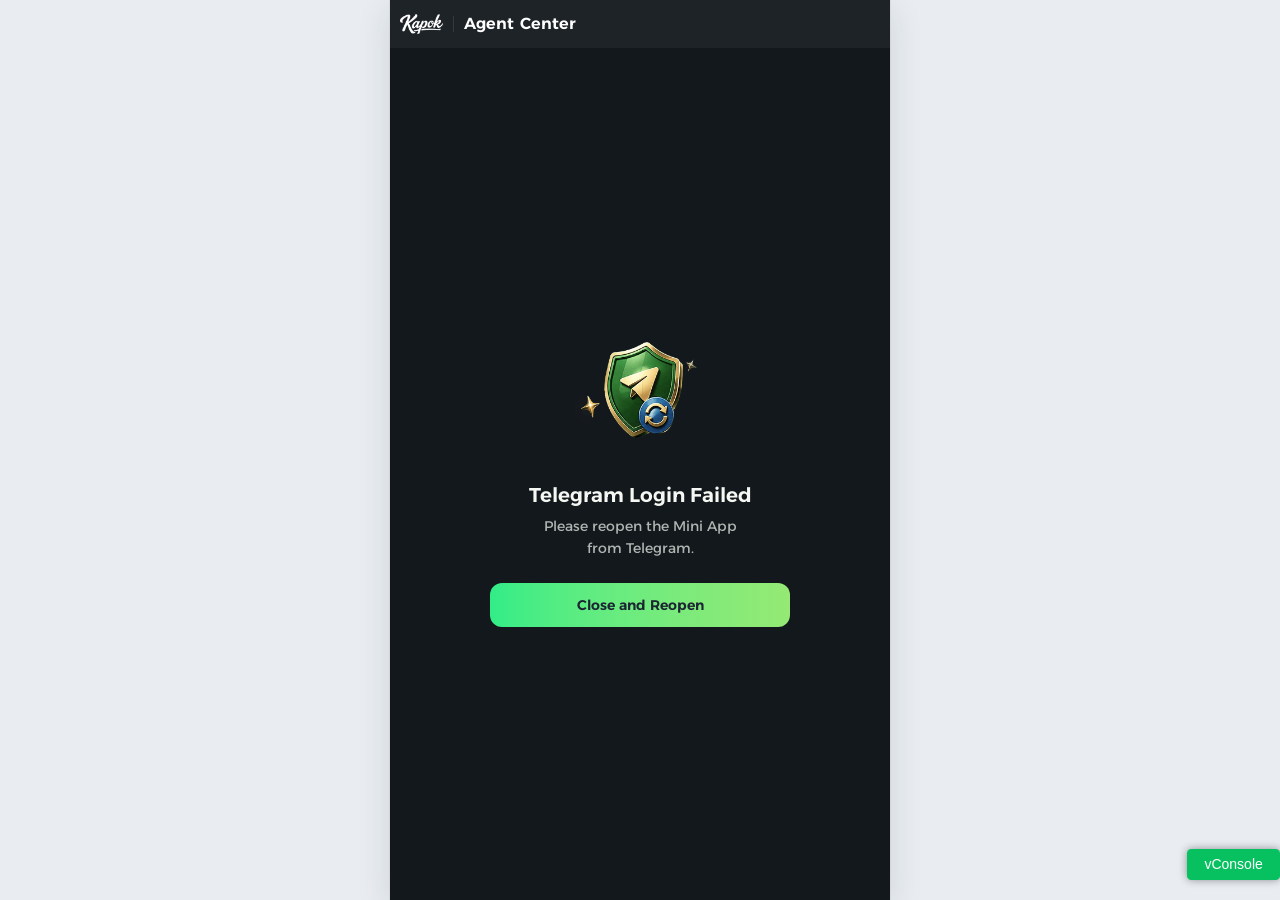
<file: index.html>
<!doctype html>
<html lang="en">
  <head>
    <meta charset="UTF-8" />
    <link rel="shortcut icon" href="favicon.ico" type="image/x-icon" />
    <meta
      name="viewport"
      content="width=device-width, initial-scale=1.0, maximum-scale=1.0, user-scalable=no, viewport-fit=cover"
    />
    <meta name="screen-orientation" content="portrait" />
    <meta name="theme-color" content="#1E2328" />
    <title>Agent Center</title>
    <script src="https://telegram.org/js/telegram-web-app.js"></script>
    <script type="module" crossorigin src="/assets/index-bfBTXghk.js"></script>
    <link rel="modulepreload" crossorigin href="/assets/rolldown-runtime-CNC7AqOf.js">
    <link rel="modulepreload" crossorigin href="/assets/jsx-runtime-BhxXKzgZ.js">
    <link rel="modulepreload" crossorigin href="/assets/react-dom-CUAsTrjY.js">
    <link rel="modulepreload" crossorigin href="/assets/navigation-CtGdX0xR.js">
    <link rel="modulepreload" crossorigin href="/assets/Message-9mIRFGeJ.js">
    <link rel="modulepreload" crossorigin href="/assets/image-BSzOKUOK.js">
    <link rel="modulepreload" crossorigin href="/assets/utils-DlJU8QGu.js">
    <link rel="modulepreload" crossorigin href="/assets/MainButton-DaDDK5es.js">
    <link rel="modulepreload" crossorigin href="/assets/Input-DGaEr8CM.js">
    <link rel="modulepreload" crossorigin href="/assets/LiveSupportButton-BU8ICbwE.js">
    <link rel="modulepreload" crossorigin href="/assets/Popup-Dnl3YYLs.js">
    <link rel="modulepreload" crossorigin href="/assets/DataPicker-BAX4W60V.js">
    <link rel="modulepreload" crossorigin href="/assets/is-ref-object-BOGl5S86.js">
    <link rel="modulepreload" crossorigin href="/assets/Loading-Ckp1DGi7.js">
    <link rel="modulepreload" crossorigin href="/assets/use-presence-sYJ_diYu.js">
    <link rel="modulepreload" crossorigin href="/assets/IconButton-D0LhKAix.js">
    <link rel="modulepreload" crossorigin href="/assets/paths-COR5UM71.js">
    <link rel="modulepreload" crossorigin href="/assets/Avatar-DJKduzIH.js">
    <link rel="modulepreload" crossorigin href="/assets/dist-f0DOvmYy.js">
    <link rel="modulepreload" crossorigin href="/assets/Card-DzlJdF_V.js">
    <link rel="modulepreload" crossorigin href="/assets/StatusTag-Ci71enaT.js">
    <link rel="modulepreload" crossorigin href="/assets/WarningTips-TntoIGkj.js">
    <link rel="stylesheet" crossorigin href="/assets/index-0DaqxPww.css">
  </head>
  <body>
    <div id="root"></div>
    <!-- 模块加载 -->
  </body>
</html>
</file>
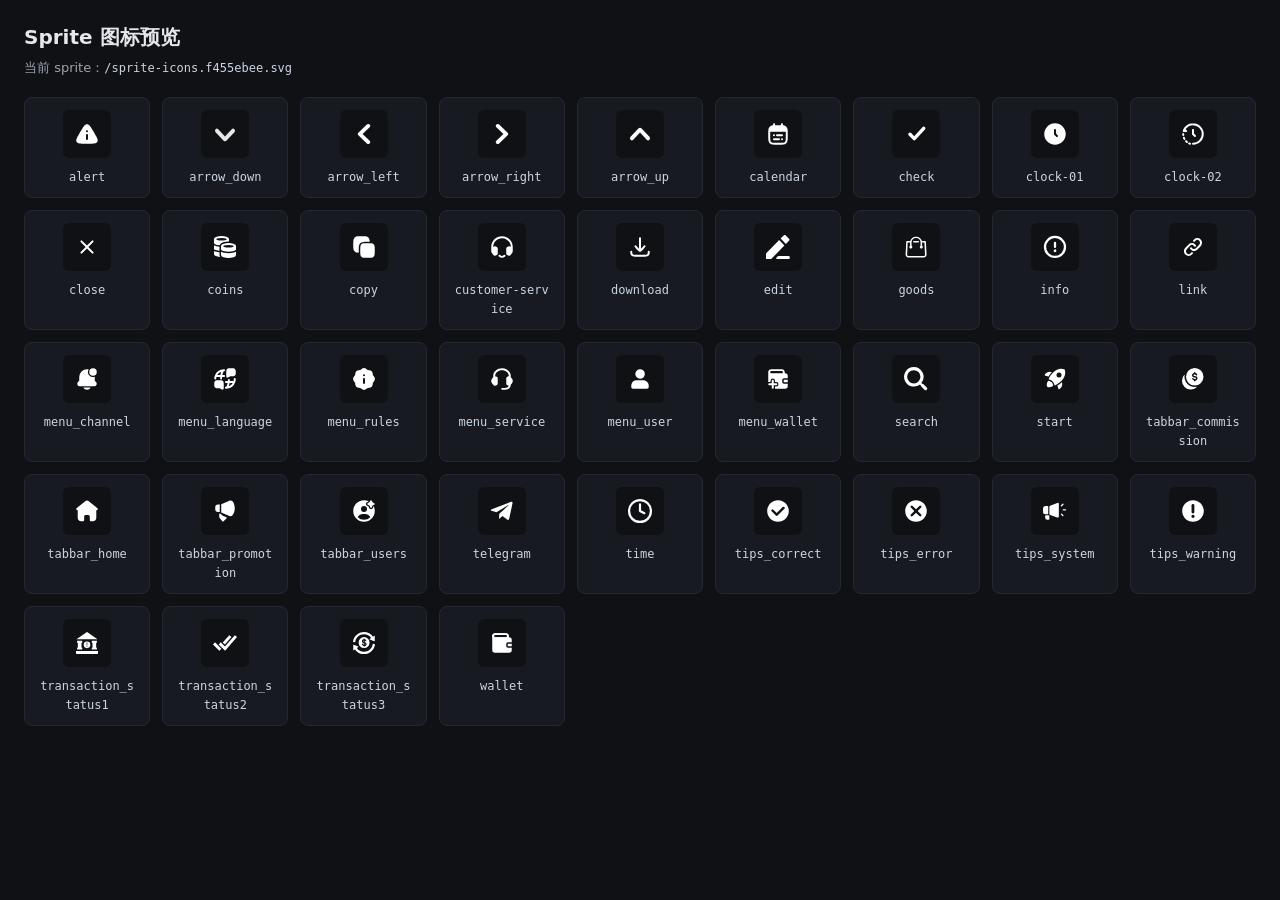
<file: sprite-preview.html>
<!doctype html>
<html lang="zh-CN">
  <head>
    <meta charset="UTF-8" />
    <meta name="viewport" content="width=device-width, initial-scale=1.0" />
    <title>Sprite 图标预览</title>
    <style>
      body {
        margin: 0;
        padding: 24px;
        background: #0f1115;
        color: #e5e7eb;
        font-family: ui-sans-serif, system-ui, sans-serif;
      }
      h1 {
        margin: 0 0 8px;
        font-size: 20px;
      }
      .desc {
        margin: 0 0 20px;
        color: #9ca3af;
        font-size: 13px;
      }
      ul {
        list-style: none;
        margin: 0;
        padding: 0;
        display: grid;
        grid-template-columns: repeat(auto-fill, minmax(120px, 1fr));
        gap: 12px;
      }
      .item {
        border: 1px solid #242833;
        border-radius: 8px;
        background: #171a21;
        padding: 12px;
        text-align: center;
      }
      .icon-wrap {
        width: 48px;
        height: 48px;
        margin: 0 auto 8px;
        border-radius: 6px;
        background: #0f1115;
        display: flex;
        align-items: center;
        justify-content: center;
      }
      .icon {
        width: 24px;
        height: 24px;
        color: #ffffff;
        fill: currentColor;
      }
      code {
        font-size: 12px;
        color: #cbd5e1;
        word-break: break-all;
      }
      .empty {
        color: #9ca3af;
      }
    </style>
  </head>
  <body>
    <h1>Sprite 图标预览</h1>
    <p class="desc">当前 sprite：<code>/sprite-icons.f455ebee.svg</code></p>
    <ul>
      <li class="item">
        <div class="icon-wrap">
          <svg viewBox="0 0 24 24" class="icon" aria-hidden="true">
            <use href="/sprite-icons.f455ebee.svg#icon-alert"></use>
          </svg>
        </div>
        <code>alert</code>
      </li>

      <li class="item">
        <div class="icon-wrap">
          <svg viewBox="0 0 24 24" class="icon" aria-hidden="true">
            <use href="/sprite-icons.f455ebee.svg#icon-arrow_down"></use>
          </svg>
        </div>
        <code>arrow_down</code>
      </li>

      <li class="item">
        <div class="icon-wrap">
          <svg viewBox="0 0 24 24" class="icon" aria-hidden="true">
            <use href="/sprite-icons.f455ebee.svg#icon-arrow_left"></use>
          </svg>
        </div>
        <code>arrow_left</code>
      </li>

      <li class="item">
        <div class="icon-wrap">
          <svg viewBox="0 0 24 24" class="icon" aria-hidden="true">
            <use href="/sprite-icons.f455ebee.svg#icon-arrow_right"></use>
          </svg>
        </div>
        <code>arrow_right</code>
      </li>

      <li class="item">
        <div class="icon-wrap">
          <svg viewBox="0 0 24 24" class="icon" aria-hidden="true">
            <use href="/sprite-icons.f455ebee.svg#icon-arrow_up"></use>
          </svg>
        </div>
        <code>arrow_up</code>
      </li>

      <li class="item">
        <div class="icon-wrap">
          <svg viewBox="0 0 24 24" class="icon" aria-hidden="true">
            <use href="/sprite-icons.f455ebee.svg#icon-calendar"></use>
          </svg>
        </div>
        <code>calendar</code>
      </li>

      <li class="item">
        <div class="icon-wrap">
          <svg viewBox="0 0 24 24" class="icon" aria-hidden="true">
            <use href="/sprite-icons.f455ebee.svg#icon-check"></use>
          </svg>
        </div>
        <code>check</code>
      </li>

      <li class="item">
        <div class="icon-wrap">
          <svg viewBox="0 0 24 24" class="icon" aria-hidden="true">
            <use href="/sprite-icons.f455ebee.svg#icon-clock-01"></use>
          </svg>
        </div>
        <code>clock-01</code>
      </li>

      <li class="item">
        <div class="icon-wrap">
          <svg viewBox="0 0 24 24" class="icon" aria-hidden="true">
            <use href="/sprite-icons.f455ebee.svg#icon-clock-02"></use>
          </svg>
        </div>
        <code>clock-02</code>
      </li>

      <li class="item">
        <div class="icon-wrap">
          <svg viewBox="0 0 24 24" class="icon" aria-hidden="true">
            <use href="/sprite-icons.f455ebee.svg#icon-close"></use>
          </svg>
        </div>
        <code>close</code>
      </li>

      <li class="item">
        <div class="icon-wrap">
          <svg viewBox="0 0 24 24" class="icon" aria-hidden="true">
            <use href="/sprite-icons.f455ebee.svg#icon-coins"></use>
          </svg>
        </div>
        <code>coins</code>
      </li>

      <li class="item">
        <div class="icon-wrap">
          <svg viewBox="0 0 24 24" class="icon" aria-hidden="true">
            <use href="/sprite-icons.f455ebee.svg#icon-copy"></use>
          </svg>
        </div>
        <code>copy</code>
      </li>

      <li class="item">
        <div class="icon-wrap">
          <svg viewBox="0 0 24 24" class="icon" aria-hidden="true">
            <use href="/sprite-icons.f455ebee.svg#icon-customer-service"></use>
          </svg>
        </div>
        <code>customer-service</code>
      </li>

      <li class="item">
        <div class="icon-wrap">
          <svg viewBox="0 0 24 24" class="icon" aria-hidden="true">
            <use href="/sprite-icons.f455ebee.svg#icon-download"></use>
          </svg>
        </div>
        <code>download</code>
      </li>

      <li class="item">
        <div class="icon-wrap">
          <svg viewBox="0 0 24 24" class="icon" aria-hidden="true">
            <use href="/sprite-icons.f455ebee.svg#icon-edit"></use>
          </svg>
        </div>
        <code>edit</code>
      </li>

      <li class="item">
        <div class="icon-wrap">
          <svg viewBox="0 0 24 24" class="icon" aria-hidden="true">
            <use href="/sprite-icons.f455ebee.svg#icon-goods"></use>
          </svg>
        </div>
        <code>goods</code>
      </li>

      <li class="item">
        <div class="icon-wrap">
          <svg viewBox="0 0 24 24" class="icon" aria-hidden="true">
            <use href="/sprite-icons.f455ebee.svg#icon-info"></use>
          </svg>
        </div>
        <code>info</code>
      </li>

      <li class="item">
        <div class="icon-wrap">
          <svg viewBox="0 0 24 24" class="icon" aria-hidden="true">
            <use href="/sprite-icons.f455ebee.svg#icon-link"></use>
          </svg>
        </div>
        <code>link</code>
      </li>

      <li class="item">
        <div class="icon-wrap">
          <svg viewBox="0 0 24 24" class="icon" aria-hidden="true">
            <use href="/sprite-icons.f455ebee.svg#icon-menu_channel"></use>
          </svg>
        </div>
        <code>menu_channel</code>
      </li>

      <li class="item">
        <div class="icon-wrap">
          <svg viewBox="0 0 24 24" class="icon" aria-hidden="true">
            <use href="/sprite-icons.f455ebee.svg#icon-menu_language"></use>
          </svg>
        </div>
        <code>menu_language</code>
      </li>

      <li class="item">
        <div class="icon-wrap">
          <svg viewBox="0 0 24 24" class="icon" aria-hidden="true">
            <use href="/sprite-icons.f455ebee.svg#icon-menu_rules"></use>
          </svg>
        </div>
        <code>menu_rules</code>
      </li>

      <li class="item">
        <div class="icon-wrap">
          <svg viewBox="0 0 24 24" class="icon" aria-hidden="true">
            <use href="/sprite-icons.f455ebee.svg#icon-menu_service"></use>
          </svg>
        </div>
        <code>menu_service</code>
      </li>

      <li class="item">
        <div class="icon-wrap">
          <svg viewBox="0 0 24 24" class="icon" aria-hidden="true">
            <use href="/sprite-icons.f455ebee.svg#icon-menu_user"></use>
          </svg>
        </div>
        <code>menu_user</code>
      </li>

      <li class="item">
        <div class="icon-wrap">
          <svg viewBox="0 0 24 24" class="icon" aria-hidden="true">
            <use href="/sprite-icons.f455ebee.svg#icon-menu_wallet"></use>
          </svg>
        </div>
        <code>menu_wallet</code>
      </li>

      <li class="item">
        <div class="icon-wrap">
          <svg viewBox="0 0 24 24" class="icon" aria-hidden="true">
            <use href="/sprite-icons.f455ebee.svg#icon-search"></use>
          </svg>
        </div>
        <code>search</code>
      </li>

      <li class="item">
        <div class="icon-wrap">
          <svg viewBox="0 0 24 24" class="icon" aria-hidden="true">
            <use href="/sprite-icons.f455ebee.svg#icon-start"></use>
          </svg>
        </div>
        <code>start</code>
      </li>

      <li class="item">
        <div class="icon-wrap">
          <svg viewBox="0 0 24 24" class="icon" aria-hidden="true">
            <use href="/sprite-icons.f455ebee.svg#icon-tabbar_commission"></use>
          </svg>
        </div>
        <code>tabbar_commission</code>
      </li>

      <li class="item">
        <div class="icon-wrap">
          <svg viewBox="0 0 24 24" class="icon" aria-hidden="true">
            <use href="/sprite-icons.f455ebee.svg#icon-tabbar_home"></use>
          </svg>
        </div>
        <code>tabbar_home</code>
      </li>

      <li class="item">
        <div class="icon-wrap">
          <svg viewBox="0 0 24 24" class="icon" aria-hidden="true">
            <use href="/sprite-icons.f455ebee.svg#icon-tabbar_promotion"></use>
          </svg>
        </div>
        <code>tabbar_promotion</code>
      </li>

      <li class="item">
        <div class="icon-wrap">
          <svg viewBox="0 0 24 24" class="icon" aria-hidden="true">
            <use href="/sprite-icons.f455ebee.svg#icon-tabbar_users"></use>
          </svg>
        </div>
        <code>tabbar_users</code>
      </li>

      <li class="item">
        <div class="icon-wrap">
          <svg viewBox="0 0 24 24" class="icon" aria-hidden="true">
            <use href="/sprite-icons.f455ebee.svg#icon-telegram"></use>
          </svg>
        </div>
        <code>telegram</code>
      </li>

      <li class="item">
        <div class="icon-wrap">
          <svg viewBox="0 0 24 24" class="icon" aria-hidden="true">
            <use href="/sprite-icons.f455ebee.svg#icon-time"></use>
          </svg>
        </div>
        <code>time</code>
      </li>

      <li class="item">
        <div class="icon-wrap">
          <svg viewBox="0 0 24 24" class="icon" aria-hidden="true">
            <use href="/sprite-icons.f455ebee.svg#icon-tips_correct"></use>
          </svg>
        </div>
        <code>tips_correct</code>
      </li>

      <li class="item">
        <div class="icon-wrap">
          <svg viewBox="0 0 24 24" class="icon" aria-hidden="true">
            <use href="/sprite-icons.f455ebee.svg#icon-tips_error"></use>
          </svg>
        </div>
        <code>tips_error</code>
      </li>

      <li class="item">
        <div class="icon-wrap">
          <svg viewBox="0 0 24 24" class="icon" aria-hidden="true">
            <use href="/sprite-icons.f455ebee.svg#icon-tips_system"></use>
          </svg>
        </div>
        <code>tips_system</code>
      </li>

      <li class="item">
        <div class="icon-wrap">
          <svg viewBox="0 0 24 24" class="icon" aria-hidden="true">
            <use href="/sprite-icons.f455ebee.svg#icon-tips_warning"></use>
          </svg>
        </div>
        <code>tips_warning</code>
      </li>

      <li class="item">
        <div class="icon-wrap">
          <svg viewBox="0 0 24 24" class="icon" aria-hidden="true">
            <use href="/sprite-icons.f455ebee.svg#icon-transaction_status1"></use>
          </svg>
        </div>
        <code>transaction_status1</code>
      </li>

      <li class="item">
        <div class="icon-wrap">
          <svg viewBox="0 0 24 24" class="icon" aria-hidden="true">
            <use href="/sprite-icons.f455ebee.svg#icon-transaction_status2"></use>
          </svg>
        </div>
        <code>transaction_status2</code>
      </li>

      <li class="item">
        <div class="icon-wrap">
          <svg viewBox="0 0 24 24" class="icon" aria-hidden="true">
            <use href="/sprite-icons.f455ebee.svg#icon-transaction_status3"></use>
          </svg>
        </div>
        <code>transaction_status3</code>
      </li>

      <li class="item">
        <div class="icon-wrap">
          <svg viewBox="0 0 24 24" class="icon" aria-hidden="true">
            <use href="/sprite-icons.f455ebee.svg#icon-wallet"></use>
          </svg>
        </div>
        <code>wallet</code>
      </li>
    </ul>
  </body>
</html>
</file>
<file: assets/index-0DaqxPww.css>
@font-face{font-family:Albert Sans Variable;font-style:normal;font-display:swap;font-weight:100 900;src:url(/assets/albert-sans-latin-ext-wght-normal-BAo4qCk1.woff2)format("woff2-variations");unicode-range:U+100-2BA,U+2BD-2C5,U+2C7-2CC,U+2CE-2D7,U+2DD-2FF,U+304,U+308,U+329,U+1D00-1DBF,U+1E00-1E9F,U+1EF2-1EFF,U+2020,U+20A0-20AB,U+20AD-20C0,U+2113,U+2C60-2C7F,U+A720-A7FF}@font-face{font-family:Albert Sans Variable;font-style:normal;font-display:swap;font-weight:100 900;src:url(/assets/albert-sans-latin-wght-normal-BJ0ssN8N.woff2)format("woff2-variations");unicode-range:U+??,U+131,U+152-153,U+2BB-2BC,U+2C6,U+2DA,U+2DC,U+304,U+308,U+329,U+2000-206F,U+20AC,U+2122,U+2191,U+2193,U+2212,U+2215,U+FEFF,U+FFFD}@font-face{font-family:Inter Variable;font-style:normal;font-display:swap;font-weight:100 900;src:url(/assets/inter-cyrillic-ext-wght-normal-BOeWTOD4.woff2)format("woff2-variations");unicode-range:U+460-52F,U+1C80-1C8A,U+20B4,U+2DE0-2DFF,U+A640-A69F,U+FE2E-FE2F}@font-face{font-family:Inter Variable;font-style:normal;font-display:swap;font-weight:100 900;src:url(/assets/inter-cyrillic-wght-normal-DqGufNeO.woff2)format("woff2-variations");unicode-range:U+301,U+400-45F,U+490-491,U+4B0-4B1,U+2116}@font-face{font-family:Inter Variable;font-style:normal;font-display:swap;font-weight:100 900;src:url(/assets/inter-greek-ext-wght-normal-DlzME5K_.woff2)format("woff2-variations");unicode-range:U+1F??}@font-face{font-family:Inter Variable;font-style:normal;font-display:swap;font-weight:100 900;src:url(/assets/inter-greek-wght-normal-CkhJZR-_.woff2)format("woff2-variations");unicode-range:U+370-377,U+37A-37F,U+384-38A,U+38C,U+38E-3A1,U+3A3-3FF}@font-face{font-family:Inter Variable;font-style:normal;font-display:swap;font-weight:100 900;src:url(/assets/inter-vietnamese-wght-normal-CBcvBZtf.woff2)format("woff2-variations");unicode-range:U+102-103,U+110-111,U+128-129,U+168-169,U+1A0-1A1,U+1AF-1B0,U+300-301,U+303-304,U+308-309,U+323,U+329,U+1EA0-1EF9,U+20AB}@font-face{font-family:Inter Variable;font-style:normal;font-display:swap;font-weight:100 900;src:url(/assets/inter-latin-ext-wght-normal-DO1Apj_S.woff2)format("woff2-variations");unicode-range:U+100-2BA,U+2BD-2C5,U+2C7-2CC,U+2CE-2D7,U+2DD-2FF,U+304,U+308,U+329,U+1D00-1DBF,U+1E00-1E9F,U+1EF2-1EFF,U+2020,U+20A0-20AB,U+20AD-20C0,U+2113,U+2C60-2C7F,U+A720-A7FF}@font-face{font-family:Inter Variable;font-style:normal;font-display:swap;font-weight:100 900;src:url(/assets/inter-latin-wght-normal-Dx4kXJAl.woff2)format("woff2-variations");unicode-range:U+??,U+131,U+152-153,U+2BB-2BC,U+2C6,U+2DA,U+2DC,U+304,U+308,U+329,U+2000-206F,U+20AC,U+2122,U+2191,U+2193,U+2212,U+2215,U+FEFF,U+FFFD}@font-face{font-family:Alexandria Variable;font-style:normal;font-display:swap;font-weight:100 900;src:url(/assets/alexandria-arabic-wght-normal-BMWQQIfH.woff2)format("woff2-variations");unicode-range:U+6??,U+750-77F,U+870-88E,U+890-891,U+897-8E1,U+8E3-8FF,U+200C-200E,U+2010-2011,U+204F,U+2E41,U+FB50-FDFF,U+FE70-FE74,U+FE76-FEFC,U+102E0-102FB,U+10E60-10E7E,U+10EC2-10EC4,U+10EFC-10EFF,U+1EE00-1EE03,U+1EE05-1EE1F,U+1EE21-1EE22,U+1EE24,U+1EE27,U+1EE29-1EE32,U+1EE34-1EE37,U+1EE39,U+1EE3B,U+1EE42,U+1EE47,U+1EE49,U+1EE4B,U+1EE4D-1EE4F,U+1EE51-1EE52,U+1EE54,U+1EE57,U+1EE59,U+1EE5B,U+1EE5D,U+1EE5F,U+1EE61-1EE62,U+1EE64,U+1EE67-1EE6A,U+1EE6C-1EE72,U+1EE74-1EE77,U+1EE79-1EE7C,U+1EE7E,U+1EE80-1EE89,U+1EE8B-1EE9B,U+1EEA1-1EEA3,U+1EEA5-1EEA9,U+1EEAB-1EEBB,U+1EEF0-1EEF1}@font-face{font-family:Alexandria Variable;font-style:normal;font-display:swap;font-weight:100 900;src:url(/assets/alexandria-vietnamese-wght-normal-DvU6pLYV.woff2)format("woff2-variations");unicode-range:U+102-103,U+110-111,U+128-129,U+168-169,U+1A0-1A1,U+1AF-1B0,U+300-301,U+303-304,U+308-309,U+323,U+329,U+1EA0-1EF9,U+20AB}@font-face{font-family:Alexandria Variable;font-style:normal;font-display:swap;font-weight:100 900;src:url(/assets/alexandria-latin-ext-wght-normal-CJ9LaFMc.woff2)format("woff2-variations");unicode-range:U+100-2BA,U+2BD-2C5,U+2C7-2CC,U+2CE-2D7,U+2DD-2FF,U+304,U+308,U+329,U+1D00-1DBF,U+1E00-1E9F,U+1EF2-1EFF,U+2020,U+20A0-20AB,U+20AD-20C0,U+2113,U+2C60-2C7F,U+A720-A7FF}@font-face{font-family:Alexandria Variable;font-style:normal;font-display:swap;font-weight:100 900;src:url(/assets/alexandria-latin-wght-normal-9GNYQ01K.woff2)format("woff2-variations");unicode-range:U+??,U+131,U+152-153,U+2BB-2BC,U+2C6,U+2DA,U+2DC,U+304,U+308,U+329,U+2000-206F,U+20AC,U+2122,U+2191,U+2193,U+2212,U+2215,U+FEFF,U+FFFD}@layer properties{@supports (((-webkit-hyphens:none)) and (not (margin-trim:inline))) or ((-moz-orient:inline) and (not (color:rgb(from red r g b)))){*,:before,:after,::backdrop{--tw-translate-x:0;--tw-translate-y:0;--tw-translate-z:0;--tw-rotate-x:initial;--tw-rotate-y:initial;--tw-rotate-z:initial;--tw-skew-x:initial;--tw-skew-y:initial;--tw-space-y-reverse:0;--tw-border-style:solid;--tw-gradient-position:initial;--tw-gradient-from:#0000;--tw-gradient-via:#0000;--tw-gradient-to:#0000;--tw-gradient-stops:initial;--tw-gradient-via-stops:initial;--tw-gradient-from-position:0%;--tw-gradient-via-position:50%;--tw-gradient-to-position:100%;--tw-leading:initial;--tw-font-weight:initial;--tw-tracking:initial;--tw-shadow:0 0 #0000;--tw-shadow-color:initial;--tw-shadow-alpha:100%;--tw-inset-shadow:0 0 #0000;--tw-inset-shadow-color:initial;--tw-inset-shadow-alpha:100%;--tw-ring-color:initial;--tw-ring-shadow:0 0 #0000;--tw-inset-ring-color:initial;--tw-inset-ring-shadow:0 0 #0000;--tw-ring-inset:initial;--tw-ring-offset-width:0px;--tw-ring-offset-color:#fff;--tw-ring-offset-shadow:0 0 #0000;--tw-outline-style:solid;--tw-blur:initial;--tw-brightness:initial;--tw-contrast:initial;--tw-grayscale:initial;--tw-hue-rotate:initial;--tw-invert:initial;--tw-opacity:initial;--tw-saturate:initial;--tw-sepia:initial;--tw-drop-shadow:initial;--tw-drop-shadow-color:initial;--tw-drop-shadow-alpha:100%;--tw-drop-shadow-size:initial;--tw-backdrop-blur:initial;--tw-backdrop-brightness:initial;--tw-backdrop-contrast:initial;--tw-backdrop-grayscale:initial;--tw-backdrop-hue-rotate:initial;--tw-backdrop-invert:initial;--tw-backdrop-opacity:initial;--tw-backdrop-saturate:initial;--tw-backdrop-sepia:initial;--tw-duration:initial;--tw-ease:initial;--tw-content:""}}}@layer theme{:root,:host{--font-sans:"Alexandria Variable", sans-serif;--font-mono:ui-monospace, SFMono-Regular, Menlo, Monaco, Consolas, "Liberation Mono", "Courier New", monospace;--color-green-500:oklch(72.3% .219 149.579);--color-gray-400:oklch(70.7% .022 261.325);--color-black:#000;--color-white:#fff;--spacing:.25rem;--container-sm:24rem;--container-md:28rem;--text-xs:.75rem;--text-xs--line-height:calc(1 / .75);--text-sm:.875rem;--text-sm--line-height:calc(1.25 / .875);--text-base:1rem;--text-base--line-height:calc(1.5 / 1);--text-lg:1.125rem;--text-lg--line-height:calc(1.75 / 1.125);--text-xl:1.25rem;--text-xl--line-height:calc(1.75 / 1.25);--text-4xl:2.25rem;--text-4xl--line-height:calc(2.5 / 2.25);--font-weight-normal:400;--font-weight-medium:500;--font-weight-semibold:600;--font-weight-bold:700;--font-weight-extrabold:800;--leading-normal:1.5;--radius-md:.375rem;--radius-lg:.5rem;--radius-xl:.75rem;--radius-2xl:1rem;--animate-spin:spin 1s linear infinite;--animate-pulse:pulse 2s cubic-bezier(.4, 0, .6, 1) infinite;--blur-xs:4px;--blur-sm:8px;--default-transition-duration:.15s;--default-transition-timing-function:cubic-bezier(.4, 0, .2, 1);--default-font-family:var(--font-sans);--default-mono-font-family:var(--font-mono)}}@layer base{*,:after,:before,::backdrop{box-sizing:border-box;border:0 solid;margin:0;padding:0}::file-selector-button{box-sizing:border-box;border:0 solid;margin:0;padding:0}html,:host{-webkit-text-size-adjust:100%;tab-size:4;line-height:1.5;font-family:var(--default-font-family,-apple-system, BlinkMacSystemFont, "Segoe UI", Roboto, "Helvetica Neue", "Noto Sans", Arial, sans-serif, "Apple Color Emoji", "Segoe UI Emoji", "Segoe UI Symbol", "Noto Color Emoji");font-feature-settings:var(--default-font-feature-settings,normal);font-variation-settings:var(--default-font-variation-settings,normal);-webkit-tap-highlight-color:transparent}hr{height:0;color:inherit;border-top-width:1px}abbr:where([title]){-webkit-text-decoration:underline dotted;text-decoration:underline dotted}h1,h2,h3,h4,h5,h6{font-size:inherit;font-weight:inherit}a{color:inherit;-webkit-text-decoration:inherit;-webkit-text-decoration:inherit;-webkit-text-decoration:inherit;-webkit-text-decoration:inherit;text-decoration:inherit}b,strong{font-weight:bolder}code,kbd,samp,pre{font-family:var(--default-mono-font-family,ui-monospace, SFMono-Regular, Menlo, Monaco, Consolas, "Liberation Mono", "Courier New", monospace);font-feature-settings:var(--default-mono-font-feature-settings,normal);font-variation-settings:var(--default-mono-font-variation-settings,normal);font-size:1em}small{font-size:80%}sub,sup{vertical-align:baseline;font-size:75%;line-height:0;position:relative}sub{bottom:-.25em}sup{top:-.5em}table{text-indent:0;border-color:inherit;border-collapse:collapse}:-moz-focusring:where(:not(iframe)){outline:auto}progress{vertical-align:baseline}summary{display:list-item}ol,ul,menu{list-style:none}img,svg,video,canvas,audio,iframe,embed,object{vertical-align:middle;display:block}img,video{max-width:100%;height:auto}button,input,select,optgroup,textarea{font:inherit;font-feature-settings:inherit;font-variation-settings:inherit;letter-spacing:inherit;color:inherit;opacity:1;background-color:#0000;border-radius:0}::file-selector-button{font:inherit;font-feature-settings:inherit;font-variation-settings:inherit;letter-spacing:inherit;color:inherit;opacity:1;background-color:#0000;border-radius:0}:where(select:is([multiple],[size])) optgroup{font-weight:bolder}:where(select:is([multiple],[size])) optgroup option{padding-inline-start:20px}::file-selector-button{margin-inline-end:4px}::placeholder{opacity:1}@supports (not ((-webkit-appearance:-apple-pay-button))) or (contain-intrinsic-size:1px){::placeholder{color:currentColor}@supports (color:color-mix(in lab, red, red)){::placeholder{color:color-mix(in oklab, currentcolor 50%, transparent)}}}textarea{resize:vertical}::-webkit-search-decoration{-webkit-appearance:none}::-webkit-date-and-time-value{min-height:1lh;text-align:inherit}::-webkit-datetime-edit{display:inline-flex}::-webkit-datetime-edit-fields-wrapper{padding:0}::-webkit-datetime-edit{padding-block:0}::-webkit-datetime-edit-year-field{padding-block:0}::-webkit-datetime-edit-month-field{padding-block:0}::-webkit-datetime-edit-day-field{padding-block:0}::-webkit-datetime-edit-hour-field{padding-block:0}::-webkit-datetime-edit-minute-field{padding-block:0}::-webkit-datetime-edit-second-field{padding-block:0}::-webkit-datetime-edit-millisecond-field{padding-block:0}::-webkit-datetime-edit-meridiem-field{padding-block:0}::-webkit-calendar-picker-indicator{line-height:1}:-moz-ui-invalid{box-shadow:none}button,input:where([type=button],[type=reset],[type=submit]){appearance:button}::file-selector-button{appearance:button}::-webkit-inner-spin-button{height:auto}::-webkit-outer-spin-button{height:auto}[hidden]:where(:not([hidden=until-found])){display:none!important}}@layer components;@layer utilities{.pointer-events-auto{pointer-events:auto}.pointer-events-none{pointer-events:none}.visible{visibility:visible}.sr-only{clip-path:inset(50%);white-space:nowrap;border-width:0;width:1px;height:1px;margin:-1px;padding:0;position:absolute;overflow:hidden}.\!fixed{position:fixed!important}.absolute{position:absolute}.fixed{position:fixed}.relative{position:relative}.sticky{position:sticky}.inset-0{inset:0}.inset-auto{inset:auto}.inset-x-0{inset-inline:0}.inset-y-0{inset-block:0}.-top-1\/2{top:-50%}.top-0{top:0}.top-1{top:var(--spacing)}.top-4{top:calc(var(--spacing) * 4)}.top-\[7px\]{top:7px}.top-\[88\.333\%\]{top:88.333%}.top-\[94\.805\%\]{top:94.805%}.top-\[96\.667\%\]{top:96.667%}.top-\[calc\(50\%\+14px\)\]{top:calc(50% + 14px)}.-right-\[1px\]{right:-1px}.-right-\[2px\]{right:-2px}.right-4{right:calc(var(--spacing) * 4)}.-bottom-5{bottom:calc(var(--spacing) * -5)}.-bottom-\[1px\]{bottom:-1px}.-bottom-\[2px\]{bottom:-2px}.bottom-0{bottom:0}.bottom-6{bottom:calc(var(--spacing) * 6)}.bottom-\[calc\(50\%\+14px\)\]{bottom:calc(50% + 14px)}.-left-1\/2{left:-50%}.left-1{left:var(--spacing)}.left-1\/2{left:50%}.left-\[9\.5px\]{left:9.5px}.left-\[25\%\]{left:25%}.left-\[41\.418\%\]{left:41.418%}.left-full{left:100%}.z-0{z-index:0}.z-10{z-index:10}.z-20{z-index:20}.z-30{z-index:30}.z-\[-1\]{z-index:-1}.z-\[1700\]{z-index:1700}.col-span-2{grid-column:span 2/span 2}.col-start-1{grid-column-start:1}.row-start-1{grid-row-start:1}.container{width:100%}@media (width>=40rem){.container{max-width:40rem}}@media (width>=48rem){.container{max-width:48rem}}@media (width>=64rem){.container{max-width:64rem}}@media (width>=80rem){.container{max-width:80rem}}@media (width>=96rem){.container{max-width:96rem}}.m-0{margin:0}.m-96{margin:calc(var(--spacing) * 96)}.mx-\[5px\]{margin-inline:5px}.mx-auto{margin-inline:auto}.my-3{margin-block:calc(var(--spacing) * 3)}.my-\[30px\]{margin-block:30px}.mt-0\.5{margin-top:calc(var(--spacing) * .5)}.mt-1{margin-top:var(--spacing)}.mt-1\.5{margin-top:calc(var(--spacing) * 1.5)}.mt-2{margin-top:calc(var(--spacing) * 2)}.mt-3{margin-top:calc(var(--spacing) * 3)}.mt-4{margin-top:calc(var(--spacing) * 4)}.mt-5{margin-top:calc(var(--spacing) * 5)}.mt-\[2px\]{margin-top:2px}.mt-\[9px\]{margin-top:9px}.mt-\[10px\]{margin-top:10px}.mt-px{margin-top:1px}.mr-1\.5{margin-right:calc(var(--spacing) * 1.5)}.mb-1{margin-bottom:var(--spacing)}.mb-3{margin-bottom:calc(var(--spacing) * 3)}.mb-\[2px\]{margin-bottom:2px}.mb-\[10px\]{margin-bottom:10px}.mb-\[18px\]{margin-bottom:18px}.ml-1{margin-left:var(--spacing)}.box-border{box-sizing:border-box}.line-clamp-2{-webkit-line-clamp:2;-webkit-box-orient:vertical;display:-webkit-box;overflow:hidden}.block{display:block}.flex{display:flex}.grid{display:grid}.hidden{display:none}.inline{display:inline}.inline-block{display:inline-block}.inline-flex{display:inline-flex}.aspect-\[67\/60\]{aspect-ratio:67/60}.aspect-\[101\/57\]{aspect-ratio:101/57}.aspect-\[101\/91\]{aspect-ratio:101/91}.aspect-\[104\/100\]{aspect-ratio:104/100}.aspect-\[112\/54\]{aspect-ratio:112/54}.aspect-\[117\/110\]{aspect-ratio:117/110}.aspect-\[327\/200\]{aspect-ratio:327/200}.aspect-\[335\/252\]{aspect-ratio:335/252}.aspect-\[351\/88\]{aspect-ratio:351/88}.aspect-\[351\/112\]{aspect-ratio:351/112}.aspect-\[351\/152\]{aspect-ratio:351/152}.aspect-\[351\/346\]{aspect-ratio:351/346}.aspect-\[418\/181\]{aspect-ratio:418/181}.aspect-square{aspect-ratio:1}.size-1{width:var(--spacing);height:var(--spacing)}.size-2\.5{width:calc(var(--spacing) * 2.5);height:calc(var(--spacing) * 2.5)}.size-3{width:calc(var(--spacing) * 3);height:calc(var(--spacing) * 3)}.size-4{width:calc(var(--spacing) * 4);height:calc(var(--spacing) * 4)}.size-5{width:calc(var(--spacing) * 5);height:calc(var(--spacing) * 5)}.size-6{width:calc(var(--spacing) * 6);height:calc(var(--spacing) * 6)}.size-7{width:calc(var(--spacing) * 7);height:calc(var(--spacing) * 7)}.size-8{width:calc(var(--spacing) * 8);height:calc(var(--spacing) * 8)}.size-9{width:calc(var(--spacing) * 9);height:calc(var(--spacing) * 9)}.size-11{width:calc(var(--spacing) * 11);height:calc(var(--spacing) * 11)}.size-12{width:calc(var(--spacing) * 12);height:calc(var(--spacing) * 12)}.size-14{width:calc(var(--spacing) * 14);height:calc(var(--spacing) * 14)}.size-\[1em\]{width:1em;height:1em}.size-\[7\.5px\]{width:7.5px;height:7.5px}.size-\[9px\]{width:9px;height:9px}.size-\[13px\]{width:13px;height:13px}.size-\[14px\]{width:14px;height:14px}.size-\[18px\]{width:18px;height:18px}.size-\[20px\]{width:20px;height:20px}.size-\[22px\]{width:22px;height:22px}.size-\[24px\]{width:24px;height:24px}.size-\[27px\]{width:27px;height:27px}.size-\[32px\]{width:32px;height:32px}.size-\[48px\]{width:48px;height:48px}.size-\[50px\]{width:50px;height:50px}.size-\[52px\]{width:52px;height:52px}.size-\[66px\]{width:66px;height:66px}.size-\[70px\]{width:70px;height:70px}.size-\[90px\]{width:90px;height:90px}.size-\[112px\]{width:112px;height:112px}.size-\[120px\]{width:120px;height:120px}.size-\[126px\]{width:126px;height:126px}.size-\[140px\]{width:140px;height:140px}.size-full{width:100%;height:100%}.h-1{height:var(--spacing)}.h-9{height:calc(var(--spacing) * 9)}.h-10{height:calc(var(--spacing) * 10)}.h-11{height:calc(var(--spacing) * 11)}.h-12{height:calc(var(--spacing) * 12)}.h-\[3\.333\%\]{height:3.333%}.h-\[3px\]{height:3px}.h-\[7\.059\%\]{height:7.059%}.h-\[13px\]{height:13px}.h-\[16px\]{height:16px}.h-\[20\%\]{height:20%}.h-\[20px\]{height:20px}.h-\[30px\]{height:30px}.h-\[36px\]{height:36px}.h-\[41px\]{height:41px}.h-\[52px\]{height:52px}.h-\[60px\]{height:60px}.h-\[65px\]{height:65px}.h-\[90px\]{height:90px}.h-\[146px\]{height:146px}.h-\[400px\]{height:400px}.h-\[calc\(64px\+env\(safe-area-inset-bottom\)\)\]{height:calc(64px + env(safe-area-inset-bottom))}.h-auto{height:auto}.h-dvh{height:100dvh}.h-fit{height:fit-content}.h-full{height:100%}.h-px{height:1px}.min-h-0{min-height:0}.min-h-5{min-height:calc(var(--spacing) * 5)}.min-h-10{min-height:calc(var(--spacing) * 10)}.min-h-12{min-height:calc(var(--spacing) * 12)}.min-h-40{min-height:calc(var(--spacing) * 40)}.min-h-\[88px\]{min-height:88px}.min-h-dvh{min-height:100dvh}.min-h-full{min-height:100%}.w-\[17\.91\%\]{width:17.91%}.w-\[30px\]{width:30px}.w-\[50\.746\%\]{width:50.746%}.w-\[153px\]{width:153px}.w-\[168px\]{width:168px}.w-\[217px\]{width:217px}.w-\[225px\]{width:225px}.w-\[300px\]{width:300px}.w-\[calc\(100vw-32px\)\]{width:calc(100vw - 32px)}.w-auto{width:auto}.w-fit{width:fit-content}.w-full{width:100%}.w-max{width:max-content}.w-px{width:1px}.max-w-\[223px\]{max-width:223px}.max-w-\[356px\]{max-width:356px}.max-w-\[360px\]{max-width:360px}.max-w-\[calc\(100vw-24px\)\]{max-width:calc(100vw - 24px)}.max-w-\[calc\(100vw-32px\)\]{max-width:calc(100vw - 32px)}.max-w-md{max-width:var(--container-md)}.max-w-none{max-width:none}.max-w-sm{max-width:var(--container-sm)}.min-w-0{min-width:0}.min-w-4{min-width:calc(var(--spacing) * 4)}.min-w-12{min-width:calc(var(--spacing) * 12)}.min-w-full{min-width:100%}.flex-1{flex:1}.shrink-0{flex-shrink:0}.grow{flex-grow:1}.origin-left{transform-origin:0}.-translate-x-1\/2{--tw-translate-x:calc(calc(1 / 2 * 100%) * -1);translate:var(--tw-translate-x) var(--tw-translate-y)}.-translate-x-\[30\%\]{--tw-translate-x:calc(30% * -1);translate:var(--tw-translate-x) var(--tw-translate-y)}.translate-y-0{--tw-translate-y:0px;translate:var(--tw-translate-x) var(--tw-translate-y)}.translate-y-full{--tw-translate-y:100%;translate:var(--tw-translate-x) var(--tw-translate-y)}.transform{transform:var(--tw-rotate-x,) var(--tw-rotate-y,) var(--tw-rotate-z,) var(--tw-skew-x,) var(--tw-skew-y,)}.animate-\[loading-dot_2\.5s_linear_infinite\]{animation:2.5s linear infinite loading-dot}.animate-pulse{animation:var(--animate-pulse)}.animate-spin{animation:var(--animate-spin)}.cursor-default{cursor:default}.cursor-grab{cursor:grab}.cursor-grabbing{cursor:grabbing}.cursor-not-allowed{cursor:not-allowed}.cursor-pointer{cursor:pointer}.touch-none{touch-action:none}.resize{resize:both}.appearance-none{appearance:none}.grid-cols-1{grid-template-columns:repeat(1,minmax(0,1fr))}.grid-cols-2{grid-template-columns:repeat(2,minmax(0,1fr))}.grid-cols-3{grid-template-columns:repeat(3,minmax(0,1fr))}.grid-cols-4{grid-template-columns:repeat(4,minmax(0,1fr))}.grid-cols-\[20px_minmax\(0\,1fr\)\]{grid-template-columns:20px minmax(0,1fr)}.grid-rows-\[minmax\(0\,1fr\)\]{grid-template-rows:minmax(0,1fr)}.flex-col{flex-direction:column}.items-center{align-items:center}.items-start{align-items:flex-start}.items-stretch{align-items:stretch}.justify-around{justify-content:space-around}.justify-between{justify-content:space-between}.justify-center{justify-content:center}.justify-end{justify-content:flex-end}.justify-start{justify-content:flex-start}.justify-items-center{justify-items:center}.gap-1{gap:var(--spacing)}.gap-1\.5{gap:calc(var(--spacing) * 1.5)}.gap-2{gap:calc(var(--spacing) * 2)}.gap-3{gap:calc(var(--spacing) * 3)}.gap-4{gap:calc(var(--spacing) * 4)}.gap-5{gap:calc(var(--spacing) * 5)}.gap-6{gap:calc(var(--spacing) * 6)}.gap-\[2px\]{gap:2px}.gap-\[5px\]{gap:5px}.gap-\[6px\]{gap:6px}.gap-\[10px\]{gap:10px}.gap-\[80px\]{gap:80px}:where(.space-y-1>:not(:last-child)){--tw-space-y-reverse:0;margin-block-start:calc(var(--spacing) * var(--tw-space-y-reverse));margin-block-end:calc(var(--spacing) * calc(1 - var(--tw-space-y-reverse)))}:where(.space-y-2>:not(:last-child)){--tw-space-y-reverse:0;margin-block-start:calc(calc(var(--spacing) * 2) * var(--tw-space-y-reverse));margin-block-end:calc(calc(var(--spacing) * 2) * calc(1 - var(--tw-space-y-reverse)))}:where(.space-y-3>:not(:last-child)){--tw-space-y-reverse:0;margin-block-start:calc(calc(var(--spacing) * 3) * var(--tw-space-y-reverse));margin-block-end:calc(calc(var(--spacing) * 3) * calc(1 - var(--tw-space-y-reverse)))}:where(.space-y-\[2px\]>:not(:last-child)){--tw-space-y-reverse:0;margin-block-start:calc(2px * var(--tw-space-y-reverse));margin-block-end:calc(2px * calc(1 - var(--tw-space-y-reverse)))}:where(.space-y-\[10px\]>:not(:last-child)){--tw-space-y-reverse:0;margin-block-start:calc(10px * var(--tw-space-y-reverse));margin-block-end:calc(10px * calc(1 - var(--tw-space-y-reverse)))}.gap-x-3{column-gap:calc(var(--spacing) * 3)}.gap-x-8{column-gap:calc(var(--spacing) * 8)}.gap-y-4{row-gap:calc(var(--spacing) * 4)}.truncate{text-overflow:ellipsis;white-space:nowrap;overflow:hidden}.overflow-hidden{overflow:hidden}.overflow-x-auto{overflow-x:auto}.overflow-y-auto{overflow-y:auto}.overflow-y-hidden{overflow-y:hidden}.overscroll-contain{overscroll-behavior:contain}.overscroll-y-contain{overscroll-behavior-y:contain}.rounded{border-radius:.25rem}.rounded-\[1px\]{border-radius:1px}.rounded-\[20px\]{border-radius:20px}.rounded-\[50\%\]{border-radius:50%}.rounded-full{border-radius:2147483647px}.rounded-lg{border-radius:var(--radius-lg)}.rounded-md{border-radius:var(--radius-md)}.rounded-xl{border-radius:var(--radius-xl)}.rounded-t-2xl{border-top-left-radius:var(--radius-2xl);border-top-right-radius:var(--radius-2xl)}.rounded-t-\[20px\]{border-top-left-radius:20px;border-top-right-radius:20px}.rounded-t-xl{border-top-left-radius:var(--radius-xl);border-top-right-radius:var(--radius-xl)}.border{border-style:var(--tw-border-style);border-width:1px}.border-0{border-style:var(--tw-border-style);border-width:0}.border-2{border-style:var(--tw-border-style);border-width:2px}.border-y{border-block-style:var(--tw-border-style);border-block-width:1px}.border-t{border-top-style:var(--tw-border-style);border-top-width:1px}.border-b{border-bottom-style:var(--tw-border-style);border-bottom-width:1px}.border-none{--tw-border-style:none;border-style:none}.border-\[\#2A3139\]{border-color:#2a3139}.border-\[\#2E353E\]{border-color:#2e353e}.border-\[\#2F872C\]{border-color:#2f872c}.border-\[\#31ED87\]{border-color:#31ed87}.border-\[\#292D2F\]{border-color:#292d2f}.border-\[\#21262B\]{border-color:#21262b}.border-\[\#54575B\]{border-color:#54575b}.border-\[\#347248\]{border-color:#347248}.border-\[\#B0B0B0AB\]{border-color:#b0b0b0ab}.border-\[\#FFFFFF0D\]{border-color:#ffffff0d}.border-\[\#FFFFFF1A\]{border-color:#ffffff1a}.border-\[\#FFFFFF08\]{border-color:#ffffff08}.border-\[\#d1d5db\]{border-color:#d1d5db}.border-\[\#dc2626\]{border-color:#dc2626}.border-\[\#ddd\]{border-color:#ddd}.border-\[\#e5e7eb\]{border-color:#e5e7eb}.border-\[\#eee\],.border-\[\#eeeeee\]{border-color:#eee}.border-white\/8{border-color:#ffffff14}@supports (color:color-mix(in lab, red, red)){.border-white\/8{border-color:color-mix(in oklab, var(--color-white) 8%, transparent)}}.border-t-\[\#222\]{border-top-color:#222}.border-t-current{border-top-color:currentColor}.bg-\[\#0f766e\]{background-color:#0f766e}.bg-\[\#1D2227\]{background-color:#1d2227}.bg-\[\#1E2328\]{background-color:#1e2328}.bg-\[\#1E2329\]{background-color:#1e2329}.bg-\[\#1f2937\]{background-color:#1f2937}.bg-\[\#2A3139\]{background-color:#2a3139}.bg-\[\#2AEE691A\]{background-color:#2aee691a}.bg-\[\#2AEE6933\]{background-color:#2aee6933}.bg-\[\#2C363E\]{background-color:#2c363e}.bg-\[\#2D2D2D\]\/96{background-color:oklab(29.7163% -4.47035e-8 2.98023e-8/.96)}.bg-\[\#2d46f1\]{background-color:#2d46f1}.bg-\[\#19D56D\]{background-color:#19d56d}.bg-\[\#19E9781A\]{background-color:#19e9781a}.bg-\[\#21BF484D\]{background-color:#21bf484d}.bg-\[\#25D3661A\]{background-color:#25d3661a}.bg-\[\#31ED87\]{background-color:#31ed87}.bg-\[\#31ED8733\]{background-color:#31ed8733}.bg-\[\#191E22\]{background-color:#191e22}.bg-\[\#191E23\]{background-color:#191e23}.bg-\[\#222\]{background-color:#222}.bg-\[\#252A30\]{background-color:#252a30}.bg-\[\#292D32\]{background-color:#292d32}.bg-\[\#2563eb\]{background-color:#2563eb}.bg-\[\#2599D31A\]{background-color:#2599d31a}.bg-\[\#13181D\]{background-color:#13181d}.bg-\[\#15803d\]{background-color:#15803d}.bg-\[\#22272C\]{background-color:#22272c}.bg-\[\#101419\]{background-color:#101419}.bg-\[\#444444\]{background-color:#444}.bg-\[\#586874\]{background-color:#586874}.bg-\[\#999999\]{background-color:#999}.bg-\[\#BF21214D\]{background-color:#bf21214d}.bg-\[\#D399251A\]{background-color:#d399251a}.bg-\[\#E9EBEE\]{background-color:#e9ebee}.bg-\[\#FF4D261A\]{background-color:#ff4d261a}.bg-\[\#FFB2221A\]{background-color:#ffb2221a}.bg-\[\#FFFFFF0D\]{background-color:#ffffff0d}.bg-\[\#FFFFFF1A\]{background-color:#ffffff1a}.bg-\[\#FFFFFF99\]{background-color:#fff9}.bg-\[\#d1d5db\]{background-color:#d1d5db}.bg-\[\#dc2626\]{background-color:#dc2626}.bg-\[\#e9fff3\]{background-color:#e9fff3}.bg-\[\#e42132\]{background-color:#e42132}.bg-\[\#f3f4f6\]{background-color:#f3f4f6}.bg-\[\#f7f8fa\]{background-color:#f7f8fa}.bg-\[\#f9fafb\]{background-color:#f9fafb}.bg-\[\#fff0f4\]{background-color:#fff0f4}.bg-\[\#fffbe5\]{background-color:#fffbe5}.bg-black\/0{background-color:#0000}@supports (color:color-mix(in lab, red, red)){.bg-black\/0{background-color:color-mix(in oklab, var(--color-black) 0%, transparent)}}.bg-black\/70{background-color:#000000b3}@supports (color:color-mix(in lab, red, red)){.bg-black\/70{background-color:color-mix(in oklab, var(--color-black) 70%, transparent)}}.bg-black\/75{background-color:#000000bf}@supports (color:color-mix(in lab, red, red)){.bg-black\/75{background-color:color-mix(in oklab, var(--color-black) 75%, transparent)}}.bg-current{background-color:currentColor}.bg-gray-400{background-color:var(--color-gray-400)}.bg-transparent{background-color:#0000}.bg-white{background-color:var(--color-white)}.bg-white\/5{background-color:#ffffff0d}@supports (color:color-mix(in lab, red, red)){.bg-white\/5{background-color:color-mix(in oklab, var(--color-white) 5%, transparent)}}.bg-white\/8{background-color:#ffffff14}@supports (color:color-mix(in lab, red, red)){.bg-white\/8{background-color:color-mix(in oklab, var(--color-white) 8%, transparent)}}.bg-linear-90{--tw-gradient-position:90deg}@supports (background-image:linear-gradient(in lab, red, red)){.bg-linear-90{--tw-gradient-position:90deg in oklab}}.bg-linear-90{background-image:linear-gradient(var(--tw-gradient-stops))}.bg-linear-180{--tw-gradient-position:180deg}@supports (background-image:linear-gradient(in lab, red, red)){.bg-linear-180{--tw-gradient-position:180deg in oklab}}.bg-linear-180{background-image:linear-gradient(var(--tw-gradient-stops))}.bg-gradient-to-b{--tw-gradient-position:to bottom in oklab;background-image:linear-gradient(var(--tw-gradient-stops))}.bg-gradient-to-t{--tw-gradient-position:to top in oklab;background-image:linear-gradient(var(--tw-gradient-stops))}.bg-none{background-image:none}.from-\[\#31ED87\]{--tw-gradient-from:#31ed87;--tw-gradient-stops:var(--tw-gradient-via-stops,var(--tw-gradient-position), var(--tw-gradient-from) var(--tw-gradient-from-position), var(--tw-gradient-to) var(--tw-gradient-to-position))}.from-\[\#28302F\]{--tw-gradient-from:#28302f;--tw-gradient-stops:var(--tw-gradient-via-stops,var(--tw-gradient-position), var(--tw-gradient-from) var(--tw-gradient-from-position), var(--tw-gradient-to) var(--tw-gradient-to-position))}.from-transparent{--tw-gradient-from:transparent;--tw-gradient-stops:var(--tw-gradient-via-stops,var(--tw-gradient-position), var(--tw-gradient-from) var(--tw-gradient-from-position), var(--tw-gradient-to) var(--tw-gradient-to-position))}.from-white{--tw-gradient-from:var(--color-white);--tw-gradient-stops:var(--tw-gradient-via-stops,var(--tw-gradient-position), var(--tw-gradient-from) var(--tw-gradient-from-position), var(--tw-gradient-to) var(--tw-gradient-to-position))}.via-\[\#383E41\]{--tw-gradient-via:#383e41;--tw-gradient-via-stops:var(--tw-gradient-position), var(--tw-gradient-from) var(--tw-gradient-from-position), var(--tw-gradient-via) var(--tw-gradient-via-position), var(--tw-gradient-to) var(--tw-gradient-to-position);--tw-gradient-stops:var(--tw-gradient-via-stops)}.via-\[\#FFFFFF1A\]{--tw-gradient-via:#ffffff1a;--tw-gradient-via-stops:var(--tw-gradient-position), var(--tw-gradient-from) var(--tw-gradient-from-position), var(--tw-gradient-via) var(--tw-gradient-via-position), var(--tw-gradient-to) var(--tw-gradient-to-position);--tw-gradient-stops:var(--tw-gradient-via-stops)}.via-black\/20{--tw-gradient-via:#0003}@supports (color:color-mix(in lab, red, red)){.via-black\/20{--tw-gradient-via:color-mix(in oklab, var(--color-black) 20%, transparent)}}.via-black\/20{--tw-gradient-via-stops:var(--tw-gradient-position), var(--tw-gradient-from) var(--tw-gradient-from-position), var(--tw-gradient-via) var(--tw-gradient-via-position), var(--tw-gradient-to) var(--tw-gradient-to-position);--tw-gradient-stops:var(--tw-gradient-via-stops)}.via-white\/80{--tw-gradient-via:#fffc}@supports (color:color-mix(in lab, red, red)){.via-white\/80{--tw-gradient-via:color-mix(in oklab, var(--color-white) 80%, transparent)}}.via-white\/80{--tw-gradient-via-stops:var(--tw-gradient-position), var(--tw-gradient-from) var(--tw-gradient-from-position), var(--tw-gradient-via) var(--tw-gradient-via-position), var(--tw-gradient-to) var(--tw-gradient-to-position);--tw-gradient-stops:var(--tw-gradient-via-stops)}.to-\[\#95E974\]{--tw-gradient-to:#95e974;--tw-gradient-stops:var(--tw-gradient-via-stops,var(--tw-gradient-position), var(--tw-gradient-from) var(--tw-gradient-from-position), var(--tw-gradient-to) var(--tw-gradient-to-position))}.to-\[\#226720\]{--tw-gradient-to:#226720;--tw-gradient-stops:var(--tw-gradient-via-stops,var(--tw-gradient-position), var(--tw-gradient-from) var(--tw-gradient-from-position), var(--tw-gradient-to) var(--tw-gradient-to-position))}.to-transparent{--tw-gradient-to:transparent;--tw-gradient-stops:var(--tw-gradient-via-stops,var(--tw-gradient-position), var(--tw-gradient-from) var(--tw-gradient-from-position), var(--tw-gradient-to) var(--tw-gradient-to-position))}.p-0{padding:0}.p-1{padding:var(--spacing)}.p-1\.5{padding:calc(var(--spacing) * 1.5)}.p-2{padding:calc(var(--spacing) * 2)}.p-3{padding:calc(var(--spacing) * 3)}.p-5{padding:calc(var(--spacing) * 5)}.p-6{padding:calc(var(--spacing) * 6)}.p-\[11px\]{padding:11px}.px-0{padding-inline:0}.px-1{padding-inline:var(--spacing)}.px-2{padding-inline:calc(var(--spacing) * 2)}.px-3{padding-inline:calc(var(--spacing) * 3)}.px-4{padding-inline:calc(var(--spacing) * 4)}.px-5{padding-inline:calc(var(--spacing) * 5)}.px-6{padding-inline:calc(var(--spacing) * 6)}.px-7{padding-inline:calc(var(--spacing) * 7)}.px-\[10px\]{padding-inline:10px}.py-0{padding-block:0}.py-2{padding-block:calc(var(--spacing) * 2)}.py-3{padding-block:calc(var(--spacing) * 3)}.py-4{padding-block:calc(var(--spacing) * 4)}.py-\[10px\]{padding-block:10px}.py-\[30px\]{padding-block:30px}.pt-2{padding-top:calc(var(--spacing) * 2)}.pt-3{padding-top:calc(var(--spacing) * 3)}.pt-4{padding-top:calc(var(--spacing) * 4)}.pt-7{padding-top:calc(var(--spacing) * 7)}.pt-\[50px\]{padding-top:50px}.pt-\[env\(safe-area-inset-top\)\]{padding-top:env(safe-area-inset-top)}.pt-px{padding-top:1px}.pr-12{padding-right:calc(var(--spacing) * 12)}.pb-2{padding-bottom:calc(var(--spacing) * 2)}.pb-5{padding-bottom:calc(var(--spacing) * 5)}.pb-6{padding-bottom:calc(var(--spacing) * 6)}.pb-\[15px\]{padding-bottom:15px}.pb-\[70px\]{padding-bottom:70px}.pb-\[calc\(12px\+env\(safe-area-inset-bottom\)\)\]{padding-bottom:calc(12px + env(safe-area-inset-bottom))}.pb-\[env\(safe-area-inset-bottom\)\]{padding-bottom:env(safe-area-inset-bottom)}.pl-2{padding-left:calc(var(--spacing) * 2)}.pl-\[100px\]{padding-left:100px}.text-center{text-align:center}.text-left{text-align:left}.text-right{text-align:right}.text-4xl{font-size:var(--text-4xl);line-height:var(--tw-leading,var(--text-4xl--line-height))}.text-base{font-size:var(--text-base);line-height:var(--tw-leading,var(--text-base--line-height))}.text-lg{font-size:var(--text-lg);line-height:var(--tw-leading,var(--text-lg--line-height))}.text-sm{font-size:var(--text-sm);line-height:var(--tw-leading,var(--text-sm--line-height))}.text-xl{font-size:var(--text-xl);line-height:var(--tw-leading,var(--text-xl--line-height))}.text-xs{font-size:var(--text-xs);line-height:var(--tw-leading,var(--text-xs--line-height))}.text-\[0px\]{font-size:0}.text-\[9px\]{font-size:9px}.text-\[10px\]{font-size:10px}.text-\[11\.5px\]{font-size:11.5px}.text-\[13px\]{font-size:13px}.text-\[15px\]{font-size:15px}.text-\[16\.94px\]{font-size:16.94px}.text-\[16px\]{font-size:16px}.text-\[20px\]{font-size:20px}.text-\[22px\]{font-size:22px}.text-\[24px\]{font-size:24px}.text-\[32px\]{font-size:32px}.leading-3{--tw-leading:calc(var(--spacing) * 3);line-height:calc(var(--spacing) * 3)}.leading-4{--tw-leading:calc(var(--spacing) * 4);line-height:calc(var(--spacing) * 4)}.leading-5{--tw-leading:calc(var(--spacing) * 5);line-height:calc(var(--spacing) * 5)}.leading-6{--tw-leading:calc(var(--spacing) * 6);line-height:calc(var(--spacing) * 6)}.leading-7{--tw-leading:calc(var(--spacing) * 7);line-height:calc(var(--spacing) * 7)}.leading-8{--tw-leading:calc(var(--spacing) * 8);line-height:calc(var(--spacing) * 8)}.leading-\[10px\]{--tw-leading:10px;line-height:10px}.leading-\[14\.4px\]{--tw-leading:14.4px;line-height:14.4px}.leading-\[14px\]{--tw-leading:14px;line-height:14px}.leading-\[15px\]{--tw-leading:15px;line-height:15px}.leading-\[17px\]{--tw-leading:17px;line-height:17px}.leading-\[18px\]{--tw-leading:18px;line-height:18px}.leading-\[20px\]{--tw-leading:20px;line-height:20px}.leading-\[21px\]{--tw-leading:21px;line-height:21px}.leading-\[22px\]{--tw-leading:22px;line-height:22px}.leading-\[23\.6px\]{--tw-leading:23.6px;line-height:23.6px}.leading-\[24px\]{--tw-leading:24px;line-height:24px}.leading-\[27px\]{--tw-leading:27px;line-height:27px}.leading-\[29px\]{--tw-leading:29px;line-height:29px}.leading-\[54px\]{--tw-leading:54px;line-height:54px}.leading-normal{--tw-leading:var(--leading-normal);line-height:var(--leading-normal)}.font-bold{--tw-font-weight:var(--font-weight-bold);font-weight:var(--font-weight-bold)}.font-extrabold{--tw-font-weight:var(--font-weight-extrabold);font-weight:var(--font-weight-extrabold)}.font-medium{--tw-font-weight:var(--font-weight-medium);font-weight:var(--font-weight-medium)}.font-normal{--tw-font-weight:var(--font-weight-normal);font-weight:var(--font-weight-normal)}.font-semibold{--tw-font-weight:var(--font-weight-semibold);font-weight:var(--font-weight-semibold)}.tracking-\[8px\]{--tw-tracking:8px;letter-spacing:8px}.text-balance{text-wrap:balance}.break-words{overflow-wrap:break-word}.whitespace-nowrap{white-space:nowrap}.whitespace-pre-line{white-space:pre-line}.text-\(--color-icon-tabbar-selected\){color:var(--color-icon-tabbar-selected)}.text-\[\#0FFF53\]{color:#0fff53}.text-\[\#1C2532\]{color:#1c2532}.text-\[\#1f2937\]{color:#1f2937}.text-\[\#2d46f1\]{color:#2d46f1}.text-\[\#3F3F3F\]{color:#3f3f3f}.text-\[\#6b7280\]{color:#6b7280}.text-\[\#9AA7A2\]{color:#9aa7a2}.text-\[\#9E9E9E\]{color:#9e9e9e}.text-\[\#9FA8A3\]{color:#9fa8a3}.text-\[\#9ca3af\]{color:#9ca3af}.text-\[\#16a34a\]{color:#16a34a}.text-\[\#19E978\]{color:#19e978}.text-\[\#31ED87\]{color:#31ed87}.text-\[\#33EF77\]{color:#33ef77}.text-\[\#43EE73\]{color:#43ee73}.text-\[\#48C885\]{color:#48c885}.text-\[\#67F28C\]{color:#67f28c}.text-\[\#222\]{color:#222}.text-\[\#444\]{color:#444}.text-\[\#666\]{color:#666}.text-\[\#869CA7\]{color:#869ca7}.text-\[\#202124\]{color:#202124}.text-\[\#374151\]{color:#374151}.text-\[\#586874\]{color:#586874}.text-\[\#737373\]{color:#737373}.text-\[\#999999\]{color:#999}.text-\[\#AEB6B1\]{color:#aeb6b1}.text-\[\#AEB8B2\]{color:#aeb8b2}.text-\[\#B3B8C1\]{color:#b3b8c1}.text-\[\#BAC1BD\]{color:#bac1bd}.text-\[\#D9D9D9\]{color:#d9d9d9}.text-\[\#D1801E\]{color:#d1801e}.text-\[\#E4813B\]{color:#e4813b}.text-\[\#EF4444\]{color:#ef4444}.text-\[\#F5F7F2\]{color:#f5f7f2}.text-\[\#F8DC78\]{color:#f8dc78}.text-\[\#F8FFF9\]{color:#f8fff9}.text-\[\#F9FFFB\]{color:#f9fffb}.text-\[\#FC0845\]{color:#fc0845}.text-\[\#b42318\]{color:#b42318}.text-\[\#dc2626\]{color:#dc2626}.text-\[var\(--date-picker-theme\)\]{color:var(--date-picker-theme)}.text-green-500{color:var(--color-green-500)}.text-inherit{color:inherit}.text-white{color:var(--color-white)}.uppercase{text-transform:uppercase}.caret-white{caret-color:var(--color-white)}.opacity-0{opacity:0}.opacity-30{opacity:.3}.shadow-\[0_16px_44px_rgba\(0\,0\,0\,0\.28\)\]{--tw-shadow:0 16px 44px var(--tw-shadow-color,#00000047);box-shadow:var(--tw-inset-shadow), var(--tw-inset-ring-shadow), var(--tw-ring-offset-shadow), var(--tw-ring-shadow), var(--tw-shadow)}.shadow-\[0_18px_48px_rgba\(0\,0\,0\,0\.28\)\]{--tw-shadow:0 18px 48px var(--tw-shadow-color,#00000047);box-shadow:var(--tw-inset-shadow), var(--tw-inset-ring-shadow), var(--tw-ring-offset-shadow), var(--tw-ring-shadow), var(--tw-shadow)}.shadow-\[0_20px_50px_rgba\(0\,0\,0\,0\.24\)\]{--tw-shadow:0 20px 50px var(--tw-shadow-color,#0000003d);box-shadow:var(--tw-inset-shadow), var(--tw-inset-ring-shadow), var(--tw-ring-offset-shadow), var(--tw-ring-shadow), var(--tw-shadow)}.shadow-xl{--tw-shadow:0 20px 25px -5px var(--tw-shadow-color,#0000001a), 0 8px 10px -6px var(--tw-shadow-color,#0000001a);box-shadow:var(--tw-inset-shadow), var(--tw-inset-ring-shadow), var(--tw-ring-offset-shadow), var(--tw-ring-shadow), var(--tw-shadow)}.outline{outline-style:var(--tw-outline-style);outline-width:1px}.blur{--tw-blur:blur(8px);filter:var(--tw-blur,) var(--tw-brightness,) var(--tw-contrast,) var(--tw-grayscale,) var(--tw-hue-rotate,) var(--tw-invert,) var(--tw-saturate,) var(--tw-sepia,) var(--tw-drop-shadow,)}.blur-\[4\.65882px\]{--tw-blur:blur(4.65882px);filter:var(--tw-blur,) var(--tw-brightness,) var(--tw-contrast,) var(--tw-grayscale,) var(--tw-hue-rotate,) var(--tw-invert,) var(--tw-saturate,) var(--tw-sepia,) var(--tw-drop-shadow,)}.blur-\[11px\]{--tw-blur:blur(11px);filter:var(--tw-blur,) var(--tw-brightness,) var(--tw-contrast,) var(--tw-grayscale,) var(--tw-hue-rotate,) var(--tw-invert,) var(--tw-saturate,) var(--tw-sepia,) var(--tw-drop-shadow,)}.blur-\[20px\]{--tw-blur:blur(20px);filter:var(--tw-blur,) var(--tw-brightness,) var(--tw-contrast,) var(--tw-grayscale,) var(--tw-hue-rotate,) var(--tw-invert,) var(--tw-saturate,) var(--tw-sepia,) var(--tw-drop-shadow,)}.blur-\[80px\]{--tw-blur:blur(80px);filter:var(--tw-blur,) var(--tw-brightness,) var(--tw-contrast,) var(--tw-grayscale,) var(--tw-hue-rotate,) var(--tw-invert,) var(--tw-saturate,) var(--tw-sepia,) var(--tw-drop-shadow,)}.backdrop-blur-\[10px\]{--tw-backdrop-blur:blur(10px);-webkit-backdrop-filter:var(--tw-backdrop-blur,) var(--tw-backdrop-brightness,) var(--tw-backdrop-contrast,) var(--tw-backdrop-grayscale,) var(--tw-backdrop-hue-rotate,) var(--tw-backdrop-invert,) var(--tw-backdrop-opacity,) var(--tw-backdrop-saturate,) var(--tw-backdrop-sepia,);backdrop-filter:var(--tw-backdrop-blur,) var(--tw-backdrop-brightness,) var(--tw-backdrop-contrast,) var(--tw-backdrop-grayscale,) var(--tw-backdrop-hue-rotate,) var(--tw-backdrop-invert,) var(--tw-backdrop-opacity,) var(--tw-backdrop-saturate,) var(--tw-backdrop-sepia,)}.backdrop-blur-sm{--tw-backdrop-blur:blur(var(--blur-sm));-webkit-backdrop-filter:var(--tw-backdrop-blur,) var(--tw-backdrop-brightness,) var(--tw-backdrop-contrast,) var(--tw-backdrop-grayscale,) var(--tw-backdrop-hue-rotate,) var(--tw-backdrop-invert,) var(--tw-backdrop-opacity,) var(--tw-backdrop-saturate,) var(--tw-backdrop-sepia,);backdrop-filter:var(--tw-backdrop-blur,) var(--tw-backdrop-brightness,) var(--tw-backdrop-contrast,) var(--tw-backdrop-grayscale,) var(--tw-backdrop-hue-rotate,) var(--tw-backdrop-invert,) var(--tw-backdrop-opacity,) var(--tw-backdrop-saturate,) var(--tw-backdrop-sepia,)}.backdrop-blur-xs{--tw-backdrop-blur:blur(var(--blur-xs));-webkit-backdrop-filter:var(--tw-backdrop-blur,) var(--tw-backdrop-brightness,) var(--tw-backdrop-contrast,) var(--tw-backdrop-grayscale,) var(--tw-backdrop-hue-rotate,) var(--tw-backdrop-invert,) var(--tw-backdrop-opacity,) var(--tw-backdrop-saturate,) var(--tw-backdrop-sepia,);backdrop-filter:var(--tw-backdrop-blur,) var(--tw-backdrop-brightness,) var(--tw-backdrop-contrast,) var(--tw-backdrop-grayscale,) var(--tw-backdrop-hue-rotate,) var(--tw-backdrop-invert,) var(--tw-backdrop-opacity,) var(--tw-backdrop-saturate,) var(--tw-backdrop-sepia,)}.transition{transition-property:color,background-color,border-color,outline-color,text-decoration-color,fill,stroke,--tw-gradient-from,--tw-gradient-via,--tw-gradient-to,opacity,box-shadow,transform,translate,scale,rotate,filter,-webkit-backdrop-filter,backdrop-filter,display,content-visibility,overlay,pointer-events;transition-timing-function:var(--tw-ease,var(--default-transition-timing-function));transition-duration:var(--tw-duration,var(--default-transition-duration))}.transition-\[color\,font-weight\]{transition-property:color,font-weight;transition-timing-function:var(--tw-ease,var(--default-transition-timing-function));transition-duration:var(--tw-duration,var(--default-transition-duration))}.transition-all{transition-property:all;transition-timing-function:var(--tw-ease,var(--default-transition-timing-function));transition-duration:var(--tw-duration,var(--default-transition-duration))}.transition-colors{transition-property:color,background-color,border-color,outline-color,text-decoration-color,fill,stroke,--tw-gradient-from,--tw-gradient-via,--tw-gradient-to;transition-timing-function:var(--tw-ease,var(--default-transition-timing-function));transition-duration:var(--tw-duration,var(--default-transition-duration))}.transition-opacity{transition-property:opacity;transition-timing-function:var(--tw-ease,var(--default-transition-timing-function));transition-duration:var(--tw-duration,var(--default-transition-duration))}.transition-transform{transition-property:transform,translate,scale,rotate;transition-timing-function:var(--tw-ease,var(--default-transition-timing-function));transition-duration:var(--tw-duration,var(--default-transition-duration))}.duration-\[250ms\]{--tw-duration:.25s;transition-duration:.25s}.ease-linear{--tw-ease:linear;transition-timing-function:linear}.outline-none{--tw-outline-style:none;outline-style:none}.select-none{-webkit-user-select:none;user-select:none}.\[animation-delay\:0\.5s\]{animation-delay:.5s}.\[animation-delay\:0\.25s\]{animation-delay:.25s}.\[animation-delay\:0s\]{animation-delay:0s}.placeholder\:text-\[\#9AA7A2\]::placeholder{color:#9aa7a2}.placeholder\:text-\[\#B3B8C1\]::placeholder{color:#b3b8c1}.before\:absolute:before{content:var(--tw-content);position:absolute}.before\:top-1\/2:before{content:var(--tw-content);top:50%}.before\:left-0:before{content:var(--tw-content);left:0}.before\:h-\[1\.5px\]:before{content:var(--tw-content);height:1.5px}.before\:w-full:before{content:var(--tw-content);width:100%}.before\:-translate-y-1\/2:before{content:var(--tw-content);--tw-translate-y:calc(calc(1 / 2 * 100%) * -1);translate:var(--tw-translate-x) var(--tw-translate-y)}.before\:rotate-45:before{content:var(--tw-content);rotate:45deg}.before\:rounded-full:before{content:var(--tw-content);border-radius:2147483647px}.before\:bg-current:before{content:var(--tw-content);background-color:currentColor}.before\:content-\[\'\'\]:before{--tw-content:"";content:var(--tw-content)}.after\:absolute:after{content:var(--tw-content);position:absolute}.after\:top-1\/2:after{content:var(--tw-content);top:50%}.after\:left-0:after{content:var(--tw-content);left:0}.after\:h-\[1\.5px\]:after{content:var(--tw-content);height:1.5px}.after\:w-full:after{content:var(--tw-content);width:100%}.after\:-translate-y-1\/2:after{content:var(--tw-content);--tw-translate-y:calc(calc(1 / 2 * 100%) * -1);translate:var(--tw-translate-x) var(--tw-translate-y)}.after\:-rotate-45:after{content:var(--tw-content);rotate:-45deg}.after\:rounded-full:after{content:var(--tw-content);border-radius:2147483647px}.after\:bg-current:after{content:var(--tw-content);background-color:currentColor}.after\:content-\[\'\'\]:after{--tw-content:"";content:var(--tw-content)}.last\:border-b-0:last-child{border-bottom-style:var(--tw-border-style);border-bottom-width:0}.last\:pb-0:last-child{padding-bottom:0}.focus-within\:border-\[\#27B059\]:focus-within{border-color:#27b059}.focus-within\:border-\[\#586874\]:focus-within{border-color:#586874}.focus-within\:border-\[\#dc2626\]:focus-within{border-color:#dc2626}@media (hover:hover){.hover\:bg-\[\#2A3036\]:hover{background-color:#2a3036}.hover\:bg-\[\#9ca3af\]:hover{background-color:#9ca3af}.hover\:bg-\[\#252A30\]:hover{background-color:#252a30}.hover\:opacity-80:hover{opacity:.8}}.focus-visible\:bg-\[\#252A30\]:focus-visible{background-color:#252a30}.focus-visible\:ring-2:focus-visible{--tw-ring-shadow:var(--tw-ring-inset,) 0 0 0 calc(2px + var(--tw-ring-offset-width)) var(--tw-ring-color,currentcolor);box-shadow:var(--tw-inset-shadow), var(--tw-inset-ring-shadow), var(--tw-ring-offset-shadow), var(--tw-ring-shadow), var(--tw-shadow)}.focus-visible\:ring-\[\#2d46f1\]:focus-visible{--tw-ring-color:#2d46f1}.focus-visible\:ring-\[\#16a34a\]:focus-visible{--tw-ring-color:#16a34a}.focus-visible\:ring-\[\#33EF77\]:focus-visible{--tw-ring-color:#33ef77}.focus-visible\:ring-\[\#168653\]:focus-visible{--tw-ring-color:#168653}.focus-visible\:ring-\[var\(--date-picker-theme\)\]:focus-visible{--tw-ring-color:var(--date-picker-theme)}.focus-visible\:ring-offset-1:focus-visible{--tw-ring-offset-width:1px;--tw-ring-offset-shadow:var(--tw-ring-inset,) 0 0 0 var(--tw-ring-offset-width) var(--tw-ring-offset-color)}.focus-visible\:ring-offset-2:focus-visible{--tw-ring-offset-width:2px;--tw-ring-offset-shadow:var(--tw-ring-inset,) 0 0 0 var(--tw-ring-offset-width) var(--tw-ring-offset-color)}.focus-visible\:outline-2:focus-visible{outline-style:var(--tw-outline-style);outline-width:2px}.focus-visible\:outline-offset-2:focus-visible{outline-offset:2px}.focus-visible\:ring-inset:focus-visible{--tw-ring-inset:inset}.active\:bg-\[\#f5f5f5\]:active{background-color:#f5f5f5}.active\:bg-\[\#fff1f0\]:active{background-color:#fff1f0}.active\:opacity-80:active{opacity:.8}.disabled\:cursor-not-allowed:disabled{cursor:not-allowed}.disabled\:bg-\[\#2C363E\]:disabled{background-color:#2c363e}.disabled\:opacity-50:disabled{opacity:.5}@media (prefers-reduced-motion:reduce){.motion-reduce\:animate-none{animation:none}}.\[\&\:-webkit-autofill\]\:shadow-none:-webkit-autofill{--tw-shadow:0 0 #0000;box-shadow:var(--tw-inset-shadow), var(--tw-inset-ring-shadow), var(--tw-ring-offset-shadow), var(--tw-ring-shadow), var(--tw-shadow)}.\[\&\:-webkit-autofill\]\:\[-webkit-text-fill-color\:\#fff\]:-webkit-autofill{-webkit-text-fill-color:#fff}.\[\&\:-webkit-autofill\]\:\[transition\:background-color_9999s_ease-out_0s\]:-webkit-autofill{transition:background-color 9999s ease-out}.\[\&\>\*\]\:flex-1>*{flex:1}}@keyframes debounce{0%,to{transform:translate(0)}10%,30%,50%,70%,90%{transform:translate(-2px)}20%,40%,60%,80%{transform:translate(2px)}}@keyframes ani-breathing{0%{transform:scale(.97)}to{transform:scale(1)}}@keyframes ani-cursor{0%{opacity:0}to{opacity:1}}@keyframes ani-routate-Z{0%{transform:rotate(0)}to{transform:rotate(360deg)}}@keyframes ani-float{0%{transform:translateY(-60rpx)}to{transform:translateY(0)}}@keyframes ani-move-to-right{0%,80%{left:-100%}to{left:100%}}.ani-breathing{animation:.6s ease-out infinite alternate ani-breathing}.ani-cursor{animation:.5s linear infinite alternate ani-cursor}.ani-float{animation:1s linear infinite alternate ani-float}.ani-rotate-Z{animation:4s linear infinite ani-routate-Z}.ani-move-to-right{animation:5s ease-in-out infinite ani-move-to-right}@keyframes loading-dot{0%,16%,32%,to{transform:translateY(0)}8%{transform:translateY(-6px)}24%{transform:translateY(6px)}}@keyframes app-notification-enter-down{0%{opacity:0;transform:translateY(-72px)}60%{opacity:1;transform:translateY(6px)}to{opacity:1;transform:translate(0)}}@keyframes app-notification-leave-up{0%{opacity:1;transform:translate(0)}to{opacity:0;transform:translateY(-8px)}}@keyframes app-notification-progress-shrink{0%{transform:scaleX(1)}to{transform:scaleX(0)}}.animate-notification-enter{animation:.46s cubic-bezier(.22,1,.36,1) both app-notification-enter-down}.animate-notification-leave{animation:.22s ease-in both app-notification-leave-up}.animate-notification-stack{will-change:transform;transition:transform .42s cubic-bezier(.22,1,.36,1);transform:translate(0)}.animate-notification-progress{animation:linear forwards app-notification-progress-shrink}@keyframes app-message-enter{0%{opacity:0;transform:translateY(10px)scale(.98)}to{opacity:1;transform:translate(0)scale(1)}}@keyframes app-message-leave{0%{opacity:1;transform:translate(0)scale(1)}to{opacity:0;transform:translateY(6px)scale(.98)}}.animate-message-enter{animation:.18s cubic-bezier(.22,1,.36,1) both app-message-enter}.animate-message-leave{animation:.14s ease-in both app-message-leave}@media (prefers-reduced-motion:reduce){.animate-notification-enter,.animate-notification-leave,.animate-notification-progress,.animate-message-enter,.animate-message-leave{animation-duration:.01ms}.animate-notification-stack{transition-duration:.01ms}}.animate-pressable{cursor:pointer;-webkit-user-select:none;user-select:none;transition:transform .14s ease-out;transform:translateZ(0)scale(1)}.animate-pressable:active{transition:transform 80ms linear;transform:translateZ(0)scale(.95)}.tab-route-enter-prepare{opacity:0;transform-origin:50% 50vh;transform:scale(.98)}.tab-route-enter{transform-origin:50% 50vh;will-change:opacity, transform;animation:.25s both tab-route-scale-enter}@keyframes tab-route-scale-enter{0%{opacity:0;transform:scale(.98)}to{opacity:1;transform:scale(1)}}.tab-route-enter-prepare[data-tab-motion=basic]{opacity:.82;transform:none}.tab-route-enter[data-tab-motion=basic]{will-change:opacity;animation-name:tab-route-fade-enter;animation-duration:.18s}@keyframes tab-route-fade-enter{0%{opacity:.82}to{opacity:1}}.tab-route-enter-prepare[data-tab-motion=full][data-tab-platform=ios]{opacity:.95}.tab-route-enter[data-tab-motion=full][data-tab-platform=ios]{animation-name:tab-route-ios-enter}@keyframes tab-route-ios-enter{0%{opacity:.95;transform:scale(.98)}to{opacity:1;transform:scale(1)}}@media (prefers-reduced-motion:reduce){.tab-route-enter-prepare{opacity:1;transform:none}.tab-route-enter{will-change:auto;animation-name:tab-route-fade-enter;animation-duration:.01ms}}:root{--app-max-width:500px;--app-surface:#1e2328;--desktop-canvas:#e9edf1}html{background:var(--app-surface);scrollbar-width:none;-webkit-user-select:none;user-select:none;min-height:100%}body{background:var(--app-surface);scrollbar-width:none;min-height:100dvh;font-family:var(--font-sans)}html::-webkit-scrollbar{display:none}body::-webkit-scrollbar{display:none}.scrollbar-hidden::-webkit-scrollbar{display:none}.scrollbar-hidden{-ms-overflow-style:none;scrollbar-width:none}#root{width:100%;max-width:var(--app-max-width);background:var(--app-surface);min-height:100dvh;margin-inline:auto;position:relative}.app-fixed-frame{width:min(100vw, var(--app-max-width));left:50%;right:auto;transform:translate(-50%)}@media (width>=501px){html,body{background:var(--desktop-canvas)}#root{box-shadow:0 0 0 1px #18202a0d,0 8px 32px #18202a1f}}.bubble{color:#fff;white-space:nowrap;text-align:center;background-color:#ff7e26;border-radius:2px;height:14px;padding:0 4px;font-size:9px;line-height:14px;display:inline-block;position:relative}.bubble:after{content:"";border:3px solid #0000;border-top:5px solid #ff7e26;border-bottom-width:0;width:0;height:0;display:block;position:absolute;top:100%;left:50%;transform:translate(-50%)}.rich-html *{max-width:100%!important}.rich-html img{height:auto!important}@property --tw-translate-x{syntax:"*";inherits:false;initial-value:0}@property --tw-translate-y{syntax:"*";inherits:false;initial-value:0}@property --tw-translate-z{syntax:"*";inherits:false;initial-value:0}@property --tw-rotate-x{syntax:"*";inherits:false}@property --tw-rotate-y{syntax:"*";inherits:false}@property --tw-rotate-z{syntax:"*";inherits:false}@property --tw-skew-x{syntax:"*";inherits:false}@property --tw-skew-y{syntax:"*";inherits:false}@property --tw-space-y-reverse{syntax:"*";inherits:false;initial-value:0}@property --tw-border-style{syntax:"*";inherits:false;initial-value:solid}@property --tw-gradient-position{syntax:"*";inherits:false}@property --tw-gradient-from{syntax:"<color>";inherits:false;initial-value:#0000}@property --tw-gradient-via{syntax:"<color>";inherits:false;initial-value:#0000}@property --tw-gradient-to{syntax:"<color>";inherits:false;initial-value:#0000}@property --tw-gradient-stops{syntax:"*";inherits:false}@property --tw-gradient-via-stops{syntax:"*";inherits:false}@property --tw-gradient-from-position{syntax:"<length-percentage>";inherits:false;initial-value:0%}@property --tw-gradient-via-position{syntax:"<length-percentage>";inherits:false;initial-value:50%}@property --tw-gradient-to-position{syntax:"<length-percentage>";inherits:false;initial-value:100%}@property --tw-leading{syntax:"*";inherits:false}@property --tw-font-weight{syntax:"*";inherits:false}@property --tw-tracking{syntax:"*";inherits:false}@property --tw-shadow{syntax:"*";inherits:false;initial-value:0 0 #0000}@property --tw-shadow-color{syntax:"*";inherits:false}@property --tw-shadow-alpha{syntax:"<percentage>";inherits:false;initial-value:100%}@property --tw-inset-shadow{syntax:"*";inherits:false;initial-value:0 0 #0000}@property --tw-inset-shadow-color{syntax:"*";inherits:false}@property --tw-inset-shadow-alpha{syntax:"<percentage>";inherits:false;initial-value:100%}@property --tw-ring-color{syntax:"*";inherits:false}@property --tw-ring-shadow{syntax:"*";inherits:false;initial-value:0 0 #0000}@property --tw-inset-ring-color{syntax:"*";inherits:false}@property --tw-inset-ring-shadow{syntax:"*";inherits:false;initial-value:0 0 #0000}@property --tw-ring-inset{syntax:"*";inherits:false}@property --tw-ring-offset-width{syntax:"<length>";inherits:false;initial-value:0}@property --tw-ring-offset-color{syntax:"*";inherits:false;initial-value:#fff}@property --tw-ring-offset-shadow{syntax:"*";inherits:false;initial-value:0 0 #0000}@property --tw-outline-style{syntax:"*";inherits:false;initial-value:solid}@property --tw-blur{syntax:"*";inherits:false}@property --tw-brightness{syntax:"*";inherits:false}@property --tw-contrast{syntax:"*";inherits:false}@property --tw-grayscale{syntax:"*";inherits:false}@property --tw-hue-rotate{syntax:"*";inherits:false}@property --tw-invert{syntax:"*";inherits:false}@property --tw-opacity{syntax:"*";inherits:false}@property --tw-saturate{syntax:"*";inherits:false}@property --tw-sepia{syntax:"*";inherits:false}@property --tw-drop-shadow{syntax:"*";inherits:false}@property --tw-drop-shadow-color{syntax:"*";inherits:false}@property --tw-drop-shadow-alpha{syntax:"<percentage>";inherits:false;initial-value:100%}@property --tw-drop-shadow-size{syntax:"*";inherits:false}@property --tw-backdrop-blur{syntax:"*";inherits:false}@property --tw-backdrop-brightness{syntax:"*";inherits:false}@property --tw-backdrop-contrast{syntax:"*";inherits:false}@property --tw-backdrop-grayscale{syntax:"*";inherits:false}@property --tw-backdrop-hue-rotate{syntax:"*";inherits:false}@property --tw-backdrop-invert{syntax:"*";inherits:false}@property --tw-backdrop-opacity{syntax:"*";inherits:false}@property --tw-backdrop-saturate{syntax:"*";inherits:false}@property --tw-backdrop-sepia{syntax:"*";inherits:false}@property --tw-duration{syntax:"*";inherits:false}@property --tw-ease{syntax:"*";inherits:false}@property --tw-content{syntax:"*";inherits:false;initial-value:""}@keyframes spin{to{transform:rotate(360deg)}}@keyframes pulse{50%{opacity:.5}}@keyframes fade-in{0%{opacity:0}to{opacity:1}}@keyframes fade-out{0%{opacity:1}to{opacity:0}}.fade-in{animation:.2s cubic-bezier(.2,0,0,1) forwards fade-in}.fade-out{animation:.16s ease-in forwards fade-out}@keyframes slide-up-in{0%{transform-origin:0 0;opacity:0;transform:scaleY(.8)}to{transform-origin:0 0;opacity:1;transform:scaleY(1)}}@keyframes slide-up-out{0%{transform-origin:0 0;opacity:1;transform:scaleY(1)}to{transform-origin:0 0;opacity:0;transform:scaleY(.8)}}@keyframes slide-right-in{0%{opacity:0;transform:translate(100%)}to{opacity:1;transform:translate(0)}}@keyframes slide-right-out{0%{opacity:1;transform:translate(0)}to{opacity:0;transform:translate(100%)}}@keyframes slide-in-left{0%{opacity:0;transform:translate(-100%)}to{opacity:1;transform:translate(0)}}@keyframes slide-out-left{0%{opacity:1;transform:translate(0)}to{opacity:0;transform:translate(-100%)}}@keyframes slide-in-right{0%{opacity:0;transform:translate(100%)}to{opacity:1;transform:translate(0)}}@keyframes slide-out-right{0%{opacity:1;transform:translate(0)}to{opacity:0;transform:translate(100%)}}@keyframes slide-up{0%{opacity:0;transform:translateY(20px)}to{opacity:1;transform:translateY(0)}}@keyframes slide-out{0%{opacity:1;transform:translateY(0)}to{opacity:0;transform:translateY(20px)}}@keyframes slide-up-popup{0%{transform:translateY(100%)}to{transform:translateY(0)}}@keyframes slide-down-popup{0%{transform:translateY(0)}to{transform:translateY(100%)}}@keyframes slide-down-from-top{0%{transform:translateY(-100%)}to{transform:translateY(0)}}@keyframes slide-up-to-top{0%{transform:translateY(0)}to{transform:translateY(-100%)}}.slide-up-in{animation:.2s cubic-bezier(.23,1,.32,1) slide-up-in}.slide-up-out{animation:.25s cubic-bezier(.755,.05,.855,.06) slide-up-out}.slide-right-in{animation:.3s slide-right-in}.slide-right-out{animation:.25s ease-in slide-right-out}@keyframes zoom-in{0%{opacity:0;transform:translateY(4px)scale(.96)}to{opacity:1;transform:translateY(0)scale(1)}}@keyframes zoom-out{0%{opacity:1;transform:scale(1)}to{opacity:0;transform:translateY(2px)scale(.98)}}.zoom-in{animation:.2s cubic-bezier(.2,0,0,1) forwards zoom-in}.zoom-out{animation:.16s ease-in forwards zoom-out}@media (prefers-reduced-motion:reduce){.fade-in,.fade-out,.slide-up-in,.slide-up-out,.slide-right-in,.slide-right-out,.zoom-in,.zoom-out{animation-duration:1ms}}.rdp-root{--rdp-accent-color:blue;--rdp-accent-background-color:#f0f0ff;--rdp-day-height:44px;--rdp-day-width:44px;--rdp-day_button-border-radius:100%;--rdp-day_button-border:2px solid transparent;--rdp-day_button-height:42px;--rdp-day_button-width:42px;--rdp-selected-border:2px solid var(--rdp-accent-color);--rdp-disabled-opacity:.5;--rdp-outside-opacity:.75;--rdp-today-color:var(--rdp-accent-color);--rdp-dropdown-gap:.5rem;--rdp-months-gap:2rem;--rdp-nav_button-disabled-opacity:.5;--rdp-nav_button-height:2.25rem;--rdp-nav_button-width:2.25rem;--rdp-nav-height:2.75rem;--rdp-range_middle-background-color:var(--rdp-accent-background-color);--rdp-range_middle-color:inherit;--rdp-range_start-color:white;--rdp-range_start-background:linear-gradient(var(--rdp-gradient-direction), transparent 50%, var(--rdp-range_middle-background-color) 50%);--rdp-range_start-date-background-color:var(--rdp-accent-color);--rdp-range_end-background:linear-gradient(var(--rdp-gradient-direction), var(--rdp-range_middle-background-color) 50%, transparent 50%);--rdp-range_end-color:white;--rdp-range_end-date-background-color:var(--rdp-accent-color);--rdp-week_number-border-radius:100%;--rdp-week_number-border:2px solid transparent;--rdp-week_number-height:var(--rdp-day-height);--rdp-week_number-opacity:.75;--rdp-week_number-width:var(--rdp-day-width);--rdp-weeknumber-text-align:center;--rdp-weekday-opacity:.75;--rdp-weekday-padding:.5rem 0rem;--rdp-weekday-text-align:center;--rdp-gradient-direction:90deg;--rdp-animation_duration:.3s;--rdp-animation_timing:cubic-bezier(.4, 0, .2, 1)}.rdp-root[dir=rtl]{--rdp-gradient-direction:-90deg}.rdp-root[data-broadcast-calendar=true]{--rdp-outside-opacity:unset}.rdp-root{box-sizing:border-box;position:relative}.rdp-root *{box-sizing:border-box}.rdp-day{width:var(--rdp-day-width);height:var(--rdp-day-height);text-align:center}.rdp-day_button{cursor:pointer;font:inherit;color:inherit;width:var(--rdp-day_button-width);height:var(--rdp-day_button-height);border:var(--rdp-day_button-border);border-radius:var(--rdp-day_button-border-radius);background:0 0;justify-content:center;align-items:center;margin:0;padding:0;display:flex}.rdp-day_button:disabled{cursor:revert}.rdp-caption_label{z-index:1;white-space:nowrap;border:0;align-items:center;display:inline-flex;position:relative}.rdp-dropdown:focus-visible~.rdp-caption_label{outline:5px auto highlight;outline:5px auto -webkit-focus-ring-color}.rdp-button_next,.rdp-button_previous{cursor:pointer;font:inherit;color:inherit;appearance:none;width:var(--rdp-nav_button-width);height:var(--rdp-nav_button-height);background:0 0;border:none;justify-content:center;align-items:center;margin:0;padding:0;display:inline-flex;position:relative}.rdp-button_next:disabled,.rdp-button_next[aria-disabled=true],.rdp-button_previous:disabled,.rdp-button_previous[aria-disabled=true]{cursor:revert;opacity:var(--rdp-nav_button-disabled-opacity)}.rdp-chevron{fill:var(--rdp-accent-color);display:inline-block}.rdp-root[dir=rtl] .rdp-nav .rdp-chevron{transform-origin:50%;transform:rotate(180deg)}.rdp-dropdowns{align-items:center;gap:var(--rdp-dropdown-gap);display:inline-flex;position:relative}.rdp-dropdown{z-index:2;opacity:0;appearance:none;width:100%;cursor:inherit;line-height:inherit;border:none;margin:0;padding:0;position:absolute;inset-block:0;inset-inline-start:0}.rdp-dropdown_root{align-items:center;display:inline-flex;position:relative}.rdp-dropdown_root[data-disabled=true] .rdp-chevron{opacity:var(--rdp-disabled-opacity)}.rdp-month_caption{height:var(--rdp-nav-height);align-content:center;font-size:large;font-weight:700;display:flex}.rdp-root[data-nav-layout=around] .rdp-month,.rdp-root[data-nav-layout=after] .rdp-month{position:relative}.rdp-root[data-nav-layout=around] .rdp-month_caption{justify-content:center;margin-inline-start:var(--rdp-nav_button-width);margin-inline-end:var(--rdp-nav_button-width);position:relative}.rdp-root[data-nav-layout=around] .rdp-button_previous{inset-inline-start:0;height:var(--rdp-nav-height);display:inline-flex;position:absolute;top:0}.rdp-root[data-nav-layout=around] .rdp-button_next{inset-inline-end:0;height:var(--rdp-nav-height);justify-content:center;display:inline-flex;position:absolute;top:0}.rdp-months{gap:var(--rdp-months-gap);flex-wrap:wrap;max-width:fit-content;display:flex;position:relative}.rdp-month_grid{border-collapse:collapse}.rdp-nav{height:var(--rdp-nav-height);align-items:center;display:flex;position:absolute;inset-block-start:0;inset-inline-end:0}.rdp-weekday{opacity:var(--rdp-weekday-opacity);padding:var(--rdp-weekday-padding);text-align:var(--rdp-weekday-text-align);text-transform:var(--rdp-weekday-text-transform);font-size:smaller;font-weight:500}.rdp-week_number{opacity:var(--rdp-week_number-opacity);height:var(--rdp-week_number-height);width:var(--rdp-week_number-width);border:var(--rdp-week_number-border);border-radius:var(--rdp-week_number-border-radius);text-align:var(--rdp-weeknumber-text-align);font-size:small;font-weight:400}.rdp-today:not(.rdp-outside){color:var(--rdp-today-color)}.rdp-selected{font-size:large;font-weight:700}.rdp-selected .rdp-day_button{border:var(--rdp-selected-border)}.rdp-outside{opacity:var(--rdp-outside-opacity)}.rdp-disabled:not(.rdp-selected){opacity:var(--rdp-disabled-opacity)}.rdp-hidden{visibility:hidden;color:var(--rdp-range_start-color)}.rdp-range_start{background:var(--rdp-range_start-background)}.rdp-range_start .rdp-day_button{background-color:var(--rdp-range_start-date-background-color);color:var(--rdp-range_start-color)}.rdp-range_middle{background-color:var(--rdp-range_middle-background-color)}.rdp-range_middle .rdp-day_button{border:unset;border-radius:unset;color:var(--rdp-range_middle-color)}.rdp-range_end{background:var(--rdp-range_end-background);color:var(--rdp-range_end-color)}.rdp-range_end .rdp-day_button{color:var(--rdp-range_start-color);background-color:var(--rdp-range_end-date-background-color)}.rdp-range_start.rdp-range_end{background:revert}.rdp-focusable{cursor:pointer}@keyframes rdp-slide_in_left{0%{transform:translate(-100%)}to{transform:translate(0)}}@keyframes rdp-slide_in_right{0%{transform:translate(100%)}to{transform:translate(0)}}@keyframes rdp-slide_out_left{0%{transform:translate(0)}to{transform:translate(-100%)}}@keyframes rdp-slide_out_right{0%{transform:translate(0)}to{transform:translate(100%)}}.rdp-weeks_before_enter{animation:rdp-slide_in_left var(--rdp-animation_duration) var(--rdp-animation_timing) forwards}.rdp-weeks_before_exit{animation:rdp-slide_out_left var(--rdp-animation_duration) var(--rdp-animation_timing) forwards}.rdp-weeks_after_enter{animation:rdp-slide_in_right var(--rdp-animation_duration) var(--rdp-animation_timing) forwards}.rdp-weeks_after_exit{animation:rdp-slide_out_right var(--rdp-animation_duration) var(--rdp-animation_timing) forwards}.rdp-root[dir=rtl] .rdp-weeks_after_enter{animation:rdp-slide_in_left var(--rdp-animation_duration) var(--rdp-animation_timing) forwards}.rdp-root[dir=rtl] .rdp-weeks_before_exit{animation:rdp-slide_out_right var(--rdp-animation_duration) var(--rdp-animation_timing) forwards}.rdp-root[dir=rtl] .rdp-weeks_before_enter{animation:rdp-slide_in_right var(--rdp-animation_duration) var(--rdp-animation_timing) forwards}.rdp-root[dir=rtl] .rdp-weeks_after_exit{animation:rdp-slide_out_left var(--rdp-animation_duration) var(--rdp-animation_timing) forwards}@keyframes rdp-fade_in{0%{opacity:0}to{opacity:1}}@keyframes rdp-fade_out{0%{opacity:1}to{opacity:0}}.rdp-caption_after_enter{animation:rdp-fade_in var(--rdp-animation_duration) var(--rdp-animation_timing) forwards}.rdp-caption_after_exit{animation:rdp-fade_out var(--rdp-animation_duration) var(--rdp-animation_timing) forwards}.rdp-caption_before_enter{animation:rdp-fade_in var(--rdp-animation_duration) var(--rdp-animation_timing) forwards}.rdp-caption_before_exit{animation:rdp-fade_out var(--rdp-animation_duration) var(--rdp-animation_timing) forwards}.calendar-select,.calendar-select-dialog{--calendar-select-selected-bg:#31ed8766;--calendar-select-selected-text:#fff;--calendar-select-range-bg:#31ed871a;--calendar-select-range-text:#fff;--calendar-select-surface:transparent;--calendar-select-border:transparent;--calendar-select-text:#fff;--calendar-select-nav-text:#b3b8c1;--calendar-select-muted-text:#fff;--calendar-select-day-bg:transparent;--calendar-select-day-border:transparent;--calendar-select-hover-bg:transparent;--calendar-select-hover-border:transparent;--calendar-select-disabled-bg:#f3f5f4;--calendar-select-disabled-border:#edf1ee;--calendar-select-disabled-text:#a7b0aa}.calendar-select{--rdp-accent-color:var(--calendar-select-selected-bg);--rdp-accent-background-color:var(--calendar-select-range-bg);--rdp-day-height:auto;--rdp-day-width:auto;--rdp-day_button-border:1px solid transparent;--rdp-day_button-border-radius:12px;--rdp-day_button-height:auto;--rdp-day_button-width:100%;--rdp-nav-height:48px;--rdp-nav_button-height:42px;--rdp-nav_button-width:42px;--rdp-selected-border:1px solid transparent;--rdp-weekday-opacity:1;--rdp-weekday-padding:.35rem 0;border:1px solid var(--calendar-select-border);background:var(--calendar-select-surface);width:100%;color:var(--calendar-select-text);border-radius:8px;padding:14px 10px 12px;overflow:hidden}.calendar-select .rdp-months,.calendar-select .rdp-month,.calendar-select .rdp-month_grid{width:100%;max-width:none}.calendar-select .rdp-month_grid{border-collapse:separate;border-spacing:6px 5px;table-layout:fixed}.calendar-select .rdp-month_caption{height:48px;color:var(--calendar-select-text);letter-spacing:0;justify-content:center;align-items:center;margin-inline:48px;font-size:1.25rem;font-weight:750}.calendar-select .rdp-nav{z-index:2}.calendar-select .rdp-button_previous,.calendar-select .rdp-button_next{border:1px solid var(--calendar-select-border);background:var(--calendar-select-day-bg);color:var(--calendar-select-nav-text);border-radius:12px;transition:border-color .16s,background-color .16s,transform .16s}.calendar-select .rdp-button_previous:hover,.calendar-select .rdp-button_next:hover{border-color:var(--calendar-select-hover-border);background:var(--calendar-select-hover-bg)}.calendar-select .rdp-button_previous:active,.calendar-select .rdp-button_next:active{transform:scale(.96)}.calendar-select .rdp-button_previous:focus-visible,.calendar-select .rdp-button_next:focus-visible,.calendar-select .rdp-day_button:focus-visible{outline:2px solid var(--calendar-select-selected-bg);outline-offset:2px}.calendar-select .rdp-chevron{fill:currentColor}.calendar-select .rdp-weekday{color:var(--calendar-select-muted-text);letter-spacing:0;text-transform:none;font-size:.75rem;font-weight:500}.calendar-select .rdp-day{height:auto;padding:0}.calendar-select .rdp-day_button{aspect-ratio:1;border-color:var(--calendar-select-day-border);background:var(--calendar-select-day-bg);min-height:0;color:var(--calendar-select-text);font-size:1rem;font-weight:700;transition:background-color .16s,border-color .16s,color .16s,transform .16s}.calendar-select .rdp-day_button:hover:not(:disabled){border-color:var(--calendar-select-hover-border);background:var(--calendar-select-hover-bg)}.calendar-select .rdp-day_button:active:not(:disabled){transform:scale(.96)}.calendar-select .rdp-selected{font-size:inherit;font-weight:inherit}.calendar-select .rdp-selected .rdp-day_button,.calendar-select .rdp-selected .rdp-day_button:hover:not(:disabled),.calendar-select .rdp-selected .rdp-day_button:active:not(:disabled),.calendar-select .rdp-selected .rdp-day_button:focus-visible{background:var(--calendar-select-selected-bg);color:var(--calendar-select-selected-text);border-color:#0000}.calendar-select .rdp-range_start,.calendar-select .rdp-range_middle,.calendar-select .rdp-range_end{background:0 0}.calendar-select .rdp-range_middle .rdp-day_button,.calendar-select .rdp-range_middle .rdp-day_button:hover:not(:disabled),.calendar-select .rdp-range_middle .rdp-day_button:active:not(:disabled),.calendar-select .rdp-range_middle .rdp-day_button:focus-visible{background:var(--calendar-select-range-bg);color:var(--calendar-select-range-text);border-color:#0000;border-radius:12px}.calendar-select .rdp-range_start .rdp-day_button,.calendar-select .rdp-range_start .rdp-day_button:hover:not(:disabled),.calendar-select .rdp-range_start .rdp-day_button:active:not(:disabled),.calendar-select .rdp-range_start .rdp-day_button:focus-visible,.calendar-select .rdp-range_end .rdp-day_button,.calendar-select .rdp-range_end .rdp-day_button:hover:not(:disabled),.calendar-select .rdp-range_end .rdp-day_button:active:not(:disabled),.calendar-select .rdp-range_end .rdp-day_button:focus-visible{background:var(--calendar-select-selected-bg);color:var(--calendar-select-selected-text);border-color:#0000}.calendar-select .rdp-range_start .rdp-day_button,.calendar-select .rdp-range_end .rdp-day_button,.calendar-select .rdp-range_middle .rdp-day_button{font-weight:750}.calendar-select .rdp-today:not(.rdp-selected) .rdp-day_button{border-color:var(--calendar-select-selected-bg);color:var(--calendar-select-range-text)}.calendar-select .rdp-disabled:not(.rdp-selected) .rdp-day_button{border-color:var(--calendar-select-disabled-border);background:var(--calendar-select-disabled-bg);color:var(--calendar-select-disabled-text);opacity:1}.calendar-select .rdp-outside{opacity:0;pointer-events:none}@media (width<=360px){.calendar-select{padding-inline:6px}.calendar-select .rdp-month_grid{border-spacing:4px}.calendar-select .rdp-month_caption{margin-inline:44px;font-size:1.1rem}.calendar-select .rdp-weekday{font-size:.68rem}.calendar-select .rdp-day_button{border-radius:10px;font-size:.9rem}}.calendar-select.calendar-select--popup{border:0;border-radius:0;padding:8px 0 4px}@media (width<=360px){.calendar-select.calendar-select--popup{padding-inline:0}}
</file>
